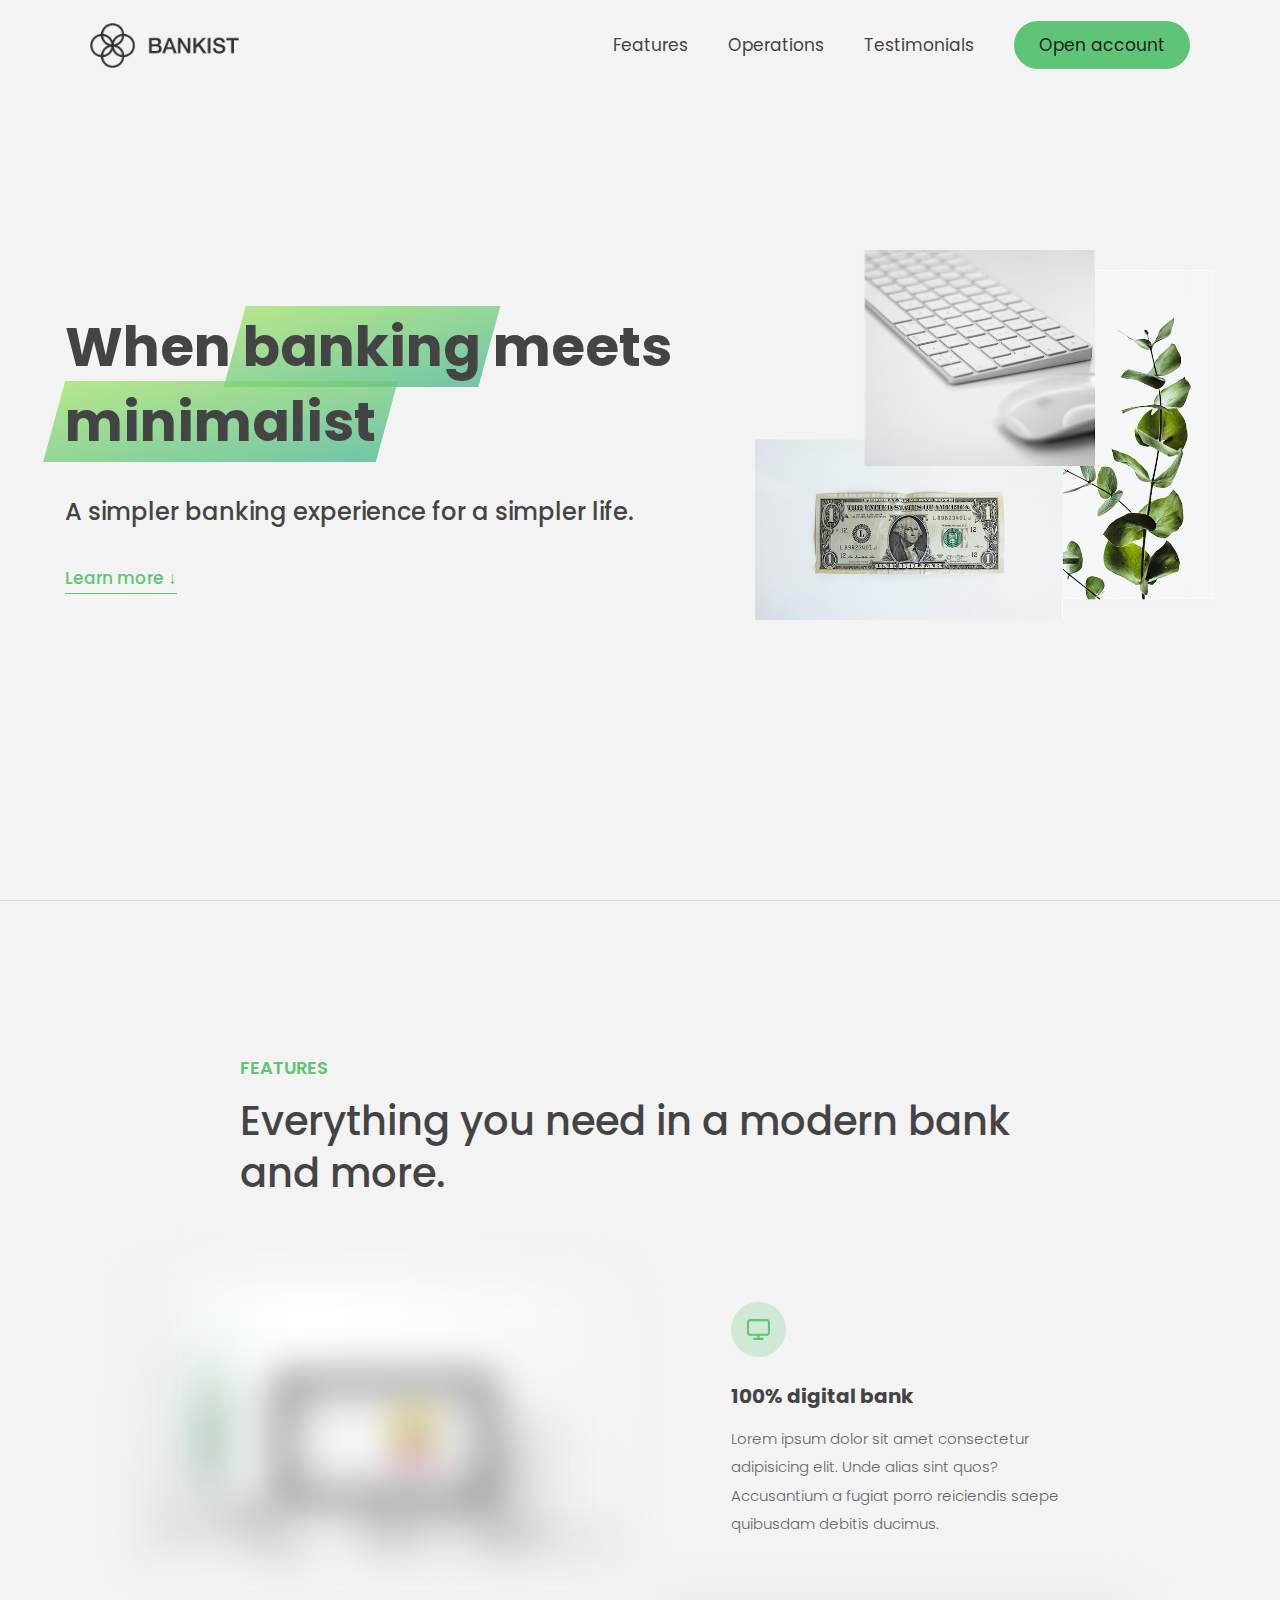
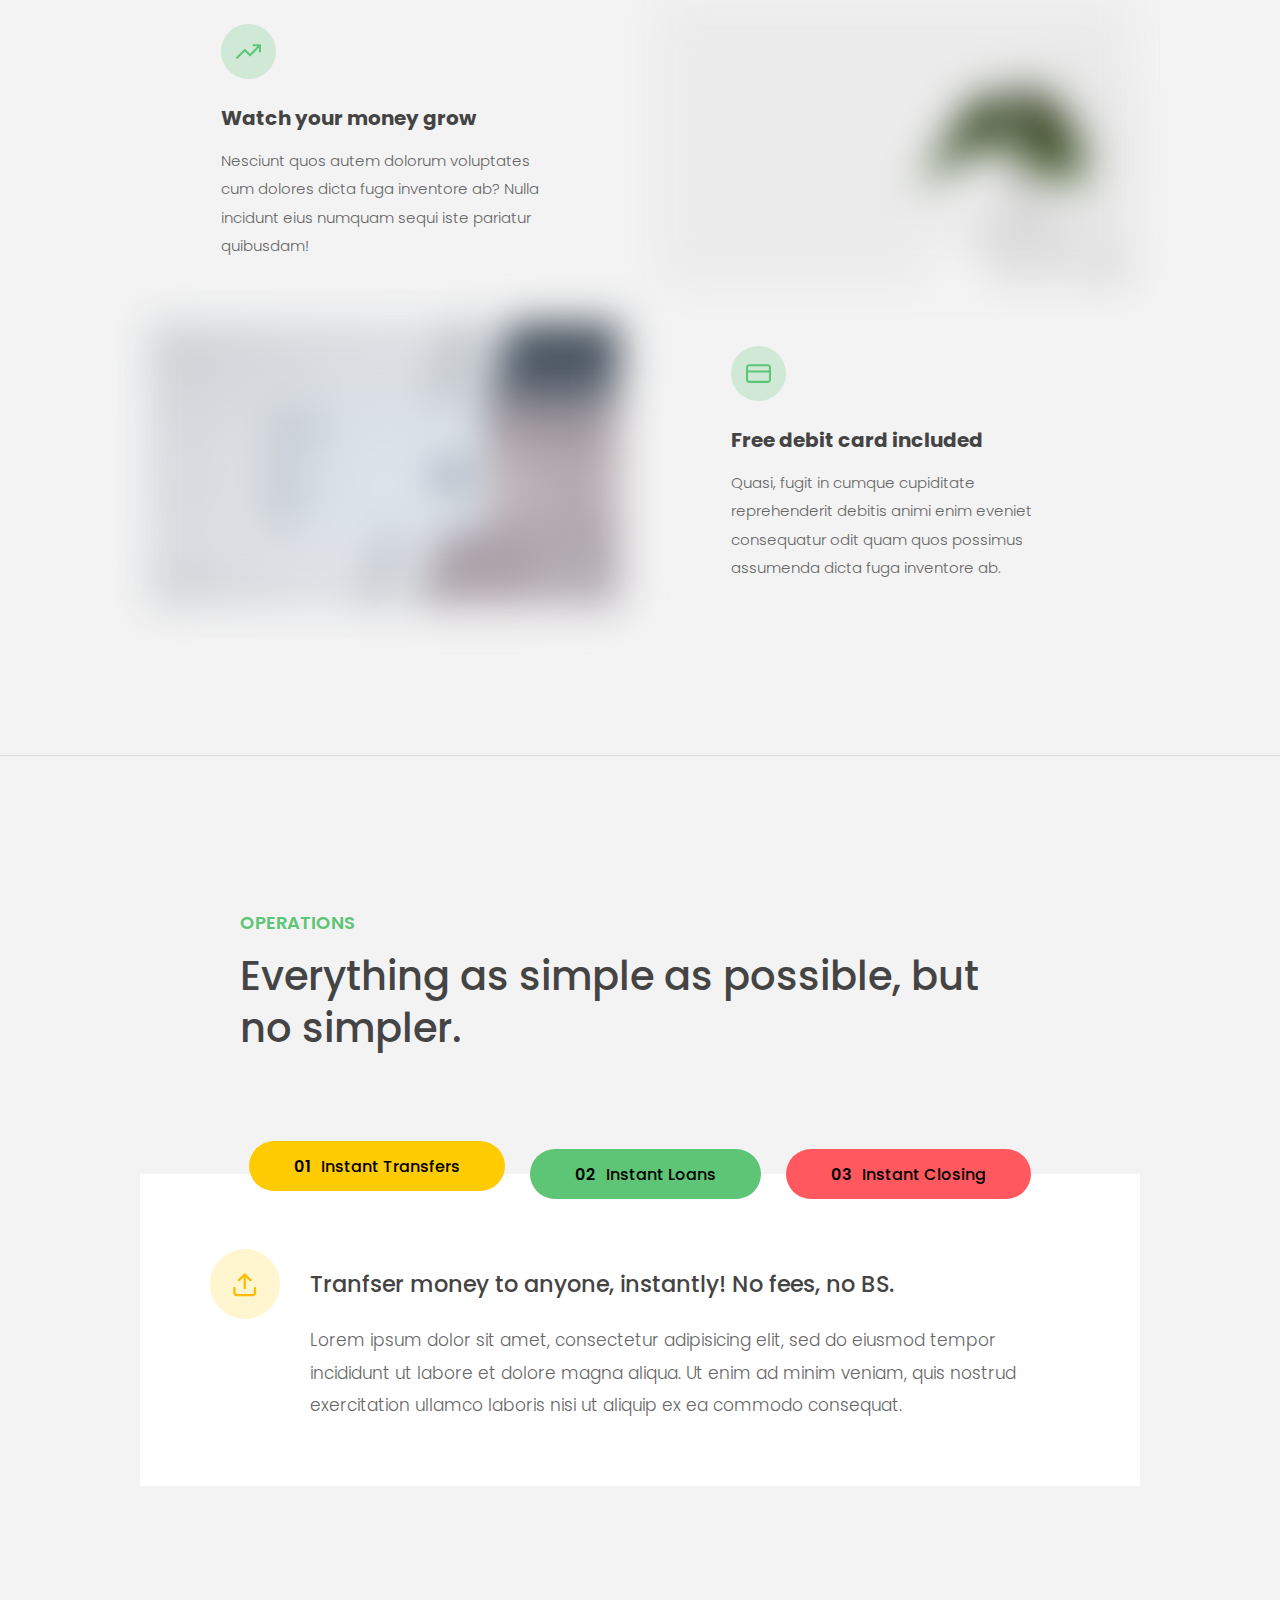
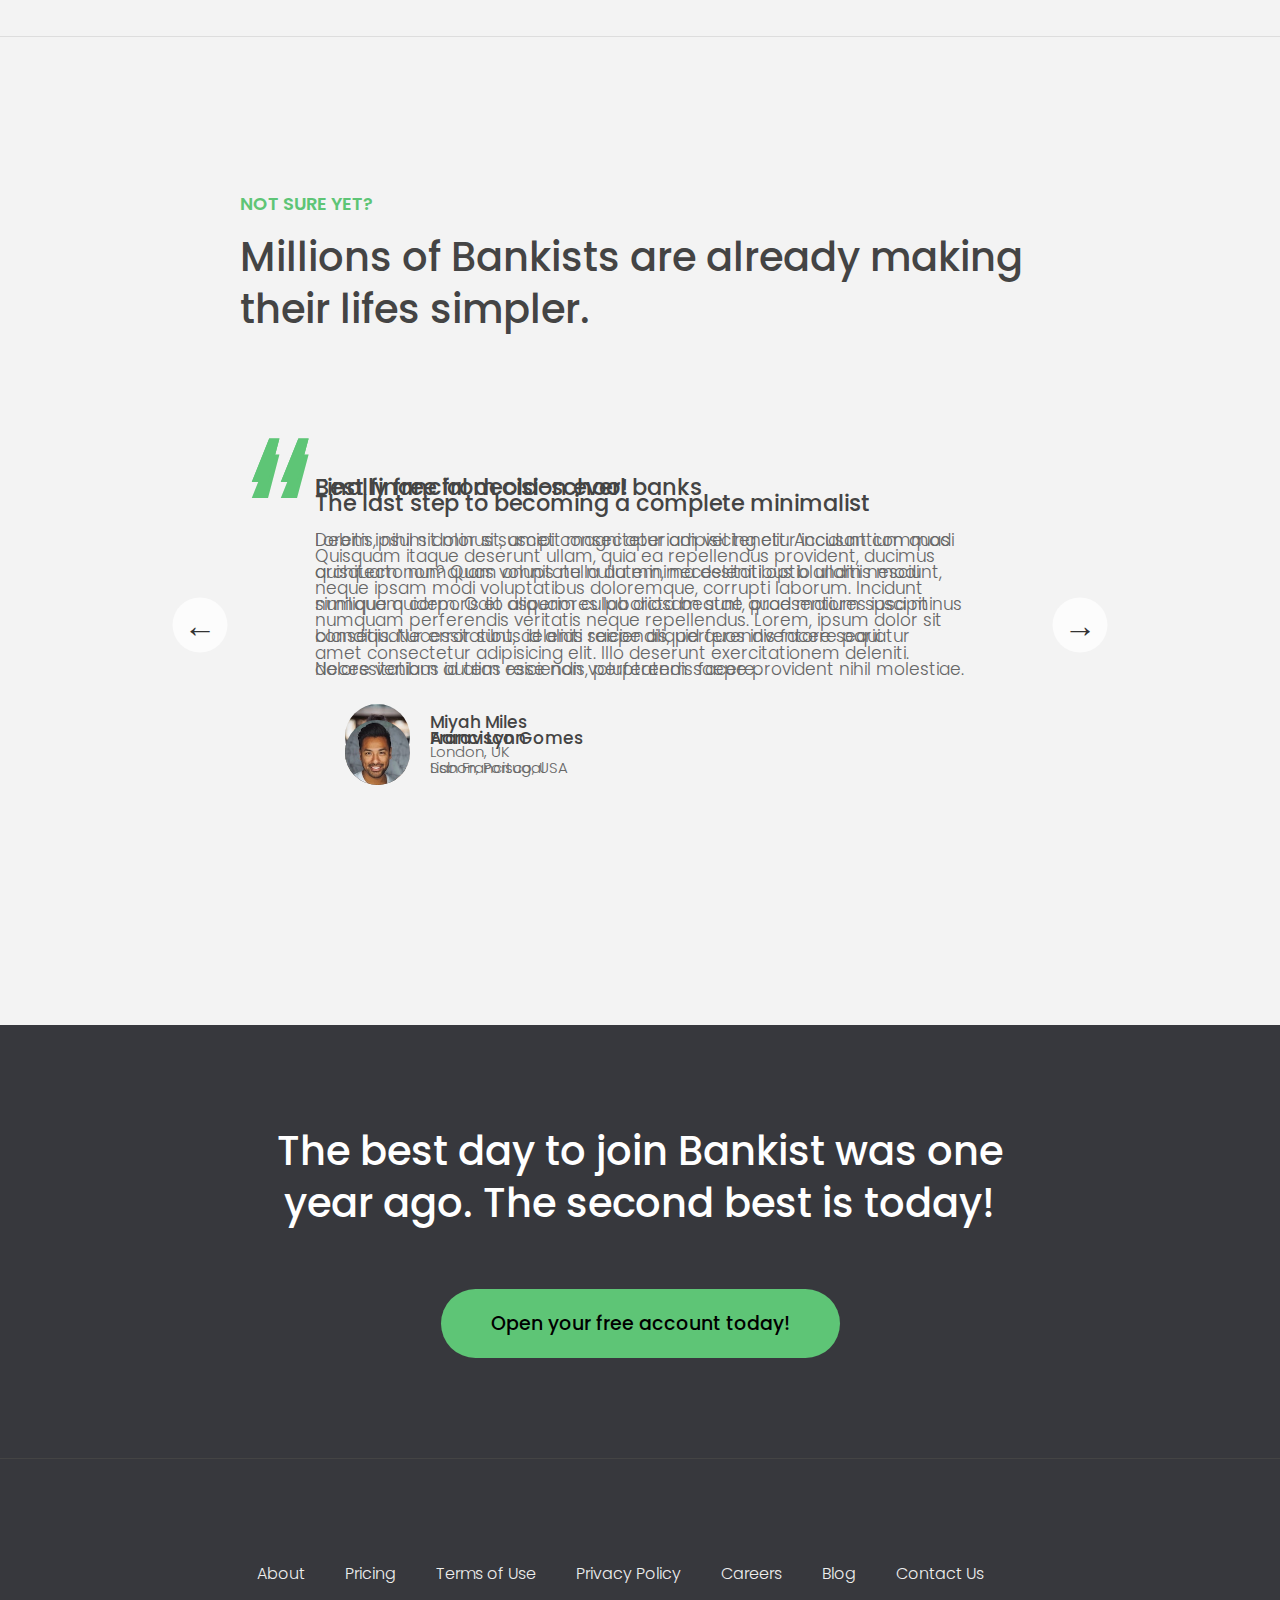
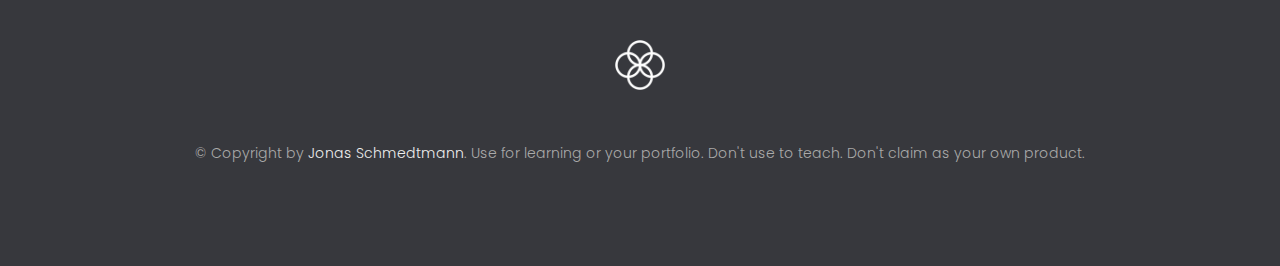
<file: Advanced DOM and Events/index.html>
<!DOCTYPE html>
<html lang="en">
  <head>
    <meta charset="UTF-8" />
    <meta name="viewport" content="width=device-width, initial-scale=1.0" />
    <meta http-equiv="X-UA-Compatible" content="ie=edge" />
    <link rel="shortcut icon" type="image/png" href="img/icon.png" />

    <link
      href="https://fonts.googleapis.com/css?family=Poppins:300,400,500,600&display=swap"
      rel="stylesheet"
    />
    <link rel="stylesheet" href="style.css" />
    <title>Bankist | When Banking meets Minimalist</title>

    <script defer src="script.js"></script>
  </head>
  <body>
    <header class="header">
      <nav class="nav">
        <img
          src="img/logo.png"
          alt="Bankist logo"
          class="nav__logo"
          id="logo"
          designer="Jonas"
          data-version-number="3.0"
        />
        <ul class="nav__links">
          <li class="nav__item">
            <a class="nav__link" href="#section--1">Features</a>
          </li>
          <li class="nav__item">
            <a class="nav__link" href="#section--2">Operations</a>
          </li>
          <li class="nav__item">
            <a class="nav__link" href="#section--3">Testimonials</a>
          </li>
          <li class="nav__item">
            <a class="nav__link nav__link--btn btn--show-modal" href="#"
              >Open account</a
            >
          </li>
        </ul>
      </nav>

      <div class="header__title">
        <!-- <h1 onclick="alert('HTML alert')"> -->
        <h1>
          When
          <!-- Green highlight effect -->
          <span class="highlight">banking</span>
          meets<br />
          <span class="highlight">minimalist</span>
        </h1>
        <h4>A simpler banking experience for a simpler life.</h4>
        <button class="btn--text btn--scroll-to">Learn more &DownArrow;</button>
        <img
          src="img/hero.png"
          class="header__img"
          alt="Minimalist bank items"
        />
      </div>
    </header>

    <section class="section" id="section--1">
      <div class="section__title">
        <h2 class="section__description">Features</h2>
        <h3 class="section__header">
          Everything you need in a modern bank and more.
        </h3>
      </div>

      <div class="features">
        <img
          src="img/digital-lazy.jpg"
          data-src="img/digital.jpg"
          alt="Computer"
          class="features__img lazy-img"
        />
        <div class="features__feature">
          <div class="features__icon">
            <svg>
              <use xlink:href="img/icons.svg#icon-monitor"></use>
            </svg>
          </div>
          <h5 class="features__header">100% digital bank</h5>
          <p>
            Lorem ipsum dolor sit amet consectetur adipisicing elit. Unde alias
            sint quos? Accusantium a fugiat porro reiciendis saepe quibusdam
            debitis ducimus.
          </p>
        </div>

        <div class="features__feature">
          <div class="features__icon">
            <svg>
              <use xlink:href="img/icons.svg#icon-trending-up"></use>
            </svg>
          </div>
          <h5 class="features__header">Watch your money grow</h5>
          <p>
            Nesciunt quos autem dolorum voluptates cum dolores dicta fuga
            inventore ab? Nulla incidunt eius numquam sequi iste pariatur
            quibusdam!
          </p>
        </div>
        <img
          src="img/grow-lazy.jpg"
          data-src="img/grow.jpg"
          alt="Plant"
          class="features__img lazy-img"
        />

        <img
          src="img/card-lazy.jpg"
          data-src="img/card.jpg"
          alt="Credit card"
          class="features__img lazy-img"
        />
        <div class="features__feature">
          <div class="features__icon">
            <svg>
              <use xlink:href="img/icons.svg#icon-credit-card"></use>
            </svg>
          </div>
          <h5 class="features__header">Free debit card included</h5>
          <p>
            Quasi, fugit in cumque cupiditate reprehenderit debitis animi enim
            eveniet consequatur odit quam quos possimus assumenda dicta fuga
            inventore ab.
          </p>
        </div>
      </div>
    </section>

    <section class="section" id="section--2">
      <div class="section__title">
        <h2 class="section__description">Operations</h2>
        <h3 class="section__header">
          Everything as simple as possible, but no simpler.
        </h3>
      </div>

      <div class="operations">
        <div class="operations__tab-container">
          <button
            class="
              btn
              operations__tab operations__tab--1 operations__tab--active
            "
            data-tab="1"
          >
            <span>01</span>Instant Transfers
          </button>
          <button class="btn operations__tab operations__tab--2" data-tab="2">
            <span>02</span>Instant Loans
          </button>
          <button class="btn operations__tab operations__tab--3" data-tab="3">
            <span>03</span>Instant Closing
          </button>
        </div>
        <div
          class="
            operations__content
            operations__content--1
            operations__content--active
          "
        >
          <div class="operations__icon operations__icon--1">
            <svg>
              <use xlink:href="img/icons.svg#icon-upload"></use>
            </svg>
          </div>
          <h5 class="operations__header">
            Tranfser money to anyone, instantly! No fees, no BS.
          </h5>
          <p>
            Lorem ipsum dolor sit amet, consectetur adipisicing elit, sed do
            eiusmod tempor incididunt ut labore et dolore magna aliqua. Ut enim
            ad minim veniam, quis nostrud exercitation ullamco laboris nisi ut
            aliquip ex ea commodo consequat.
          </p>
        </div>

        <div class="operations__content operations__content--2">
          <div class="operations__icon operations__icon--2">
            <svg>
              <use xlink:href="img/icons.svg#icon-home"></use>
            </svg>
          </div>
          <h5 class="operations__header">
            Buy a home or make your dreams come true, with instant loans.
          </h5>
          <p>
            Duis aute irure dolor in reprehenderit in voluptate velit esse
            cillum dolore eu fugiat nulla pariatur. Excepteur sint occaecat
            cupidatat non proident, sunt in culpa qui officia deserunt mollit
            anim id est laborum.
          </p>
        </div>
        <div class="operations__content operations__content--3">
          <div class="operations__icon operations__icon--3">
            <svg>
              <use xlink:href="img/icons.svg#icon-user-x"></use>
            </svg>
          </div>
          <h5 class="operations__header">
            No longer need your account? No problem! Close it instantly.
          </h5>
          <p>
            Excepteur sint occaecat cupidatat non proident, sunt in culpa qui
            officia deserunt mollit anim id est laborum. Ut enim ad minim
            veniam, quis nostrud exercitation ullamco laboris nisi ut aliquip ex
            ea commodo consequat.
          </p>
        </div>
      </div>
    </section>

    <section class="section" id="section--3">
      <div class="section__title section__title--testimonials">
        <h2 class="section__description">Not sure yet?</h2>
        <h3 class="section__header">
          Millions of Bankists are already making their lifes simpler.
        </h3>
      </div>

      <div class="slider">
        <div class="slide">
          <div class="testimonial">
            <h5 class="testimonial__header">Best financial decision ever!</h5>
            <blockquote class="testimonial__text">
              Lorem ipsum dolor sit, amet consectetur adipisicing elit.
              Accusantium quas quisquam non? Quas voluptate nulla minima
              deleniti optio ullam nesciunt, numquam corporis et asperiores
              laboriosam sunt, praesentium suscipit blanditiis. Necessitatibus
              id alias reiciendis, perferendis facere pariatur dolore veniam
              autem esse non voluptatem saepe provident nihil molestiae.
            </blockquote>
            <address class="testimonial__author">
              <img src="img/user-1.jpg" alt="" class="testimonial__photo" />
              <h6 class="testimonial__name">Aarav Lynn</h6>
              <p class="testimonial__location">San Francisco, USA</p>
            </address>
          </div>
        </div>

        <div class="slide">
          <div class="testimonial">
            <h5 class="testimonial__header">
              The last step to becoming a complete minimalist
            </h5>
            <blockquote class="testimonial__text">
              Quisquam itaque deserunt ullam, quia ea repellendus provident,
              ducimus neque ipsam modi voluptatibus doloremque, corrupti
              laborum. Incidunt numquam perferendis veritatis neque repellendus.
              Lorem, ipsum dolor sit amet consectetur adipisicing elit. Illo
              deserunt exercitationem deleniti.
            </blockquote>
            <address class="testimonial__author">
              <img src="img/user-2.jpg" alt="" class="testimonial__photo" />
              <h6 class="testimonial__name">Miyah Miles</h6>
              <p class="testimonial__location">London, UK</p>
            </address>
          </div>
        </div>

        <div class="slide">
          <div class="testimonial">
            <h5 class="testimonial__header">
              Finally free from old-school banks
            </h5>
            <blockquote class="testimonial__text">
              Debitis, nihil sit minus suscipit magni aperiam vel tenetur
              incidunt commodi architecto numquam omnis nulla autem,
              necessitatibus blanditiis modi similique quidem. Odio aliquam
              culpa dicta beatae quod maiores ipsa minus consequatur error sunt,
              deleniti saepe aliquid quos inventore sequi. Necessitatibus id
              alias reiciendis, perferendis facere.
            </blockquote>
            <address class="testimonial__author">
              <img src="img/user-3.jpg" alt="" class="testimonial__photo" />
              <h6 class="testimonial__name">Francisco Gomes</h6>
              <p class="testimonial__location">Lisbon, Portugal</p>
            </address>
          </div>
        </div>

        <button class="slider__btn slider__btn--left">&larr;</button>
        <button class="slider__btn slider__btn--right">&rarr;</button>
        <div class="dots"></div>
      </div>
    </section>

    <section class="section section--sign-up">
      <div class="section__title">
        <h3 class="section__header">
          The best day to join Bankist was one year ago. The second best is
          today!
        </h3>
      </div>
      <button class="btn btn--show-modal">Open your free account today!</button>
    </section>

    <footer class="footer">
      <ul class="footer__nav">
        <li class="footer__item">
          <a class="footer__link" href="#">About</a>
        </li>
        <li class="footer__item">
          <a class="footer__link" href="#">Pricing</a>
        </li>
        <li class="footer__item">
          <a class="footer__link" href="#">Terms of Use</a>
        </li>
        <li class="footer__item">
          <a class="footer__link" href="#">Privacy Policy</a>
        </li>
        <li class="footer__item">
          <a class="footer__link" href="#">Careers</a>
        </li>
        <li class="footer__item">
          <a class="footer__link" href="#">Blog</a>
        </li>
        <li class="footer__item">
          <a class="footer__link" href="#">Contact Us</a>
        </li>
      </ul>
      <img src="img/icon.png" alt="Logo" class="footer__logo" />
      <p class="footer__copyright">
        &copy; Copyright by
        <a
          class="footer__link twitter-link"
          target="_blank"
          href="https://twitter.com/jonasschmedtman"
          >Jonas Schmedtmann</a
        >. Use for learning or your portfolio. Don't use to teach. Don't claim
        as your own product.
      </p>
    </footer>

    <div class="modal hidden">
      <button class="btn--close-modal">&times;</button>
      <h2 class="modal__header">
        Open your bank account <br />
        in just <span class="highlight">5 minutes</span>
      </h2>
      <form class="modal__form">
        <label>First Name</label>
        <input type="text" />
        <label>Last Name</label>
        <input type="text" />
        <label>Email Address</label>
        <input type="email" />
        <button class="btn">Next step &rarr;</button>
      </form>
    </div>
    <div class="overlay hidden"></div>

    <!-- <script src="script.js"></script> -->
  </body>
</html>
</file>
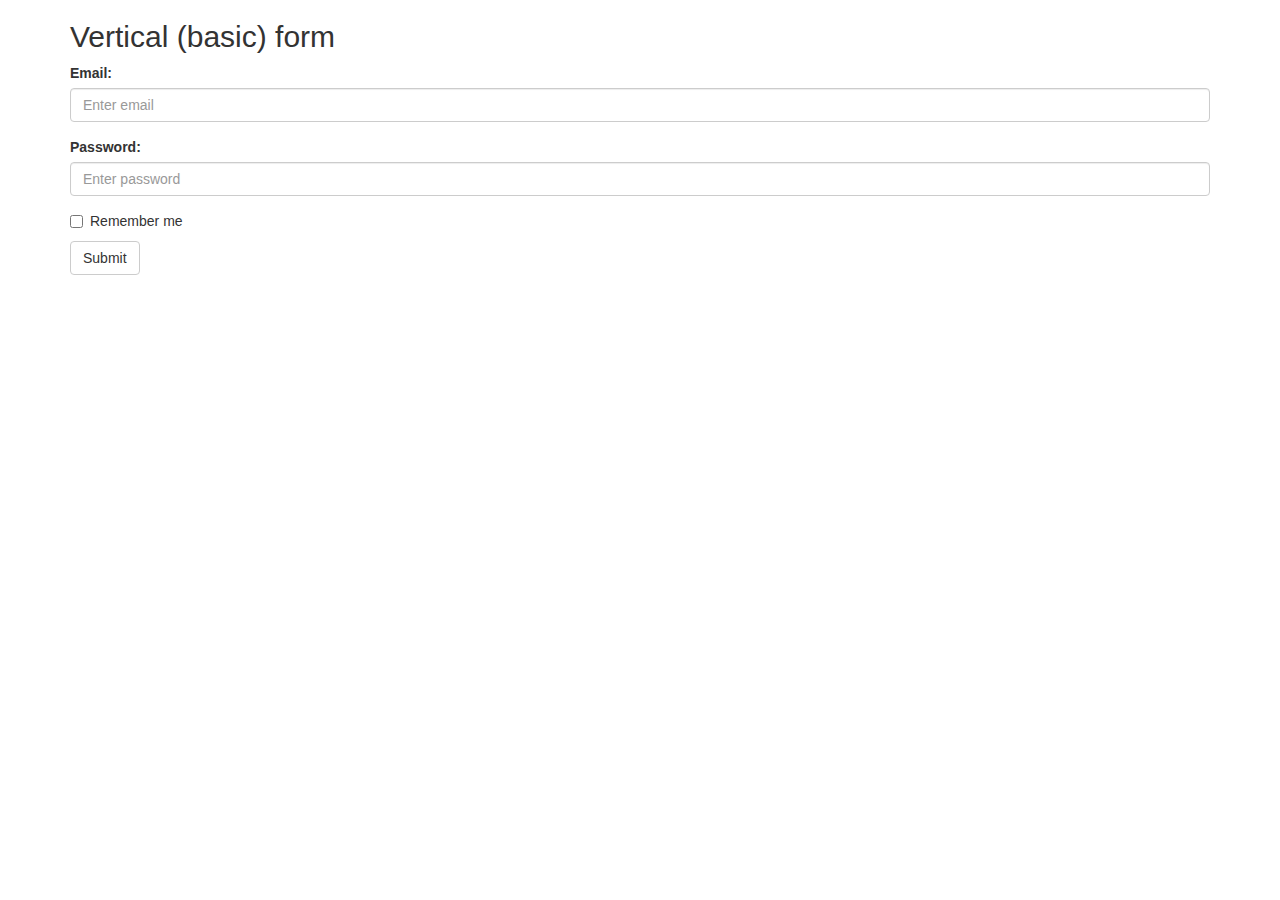
<file: Ajax/index.html>
<html lang="en">
  <head>
    <title>Bootstrap Example</title>
    <meta charset="utf-8" />
    <meta name="viewport" content="width=device-width, initial-scale=1" />
    <link
      rel="stylesheet"
      href="https://maxcdn.bootstrapcdn.com/bootstrap/3.4.1/css/bootstrap.min.css"
    />
    <script src="https://ajax.googleapis.com/ajax/libs/jquery/3.5.1/jquery.min.js"></script>
    <script src="https://maxcdn.bootstrapcdn.com/bootstrap/3.4.1/js/bootstrap.min.js"></script>
  </head>
  <body>
    <div class="container">
      <h2>Vertical (basic) form</h2>
      <form action="/action_page.php">
        <div class="form-group">
          <label for="email">Email:</label>
          <input
            type="email"
            class="form-control"
            id="email"
            placeholder="Enter email"
            name="email"
          />
        </div>
        <div class="form-group">
          <label for="pwd">Password:</label>
          <input
            type="password"
            class="form-control"
            id="pwd"
            placeholder="Enter password"
            name="pwd"
          />
        </div>
        <div class="checkbox">
          <label><input type="checkbox" name="remember" /> Remember me</label>
        </div>
        <button type="submit" class="btn btn-default">Submit</button>
      </form>
    </div>
  </body>
</html>
</file>
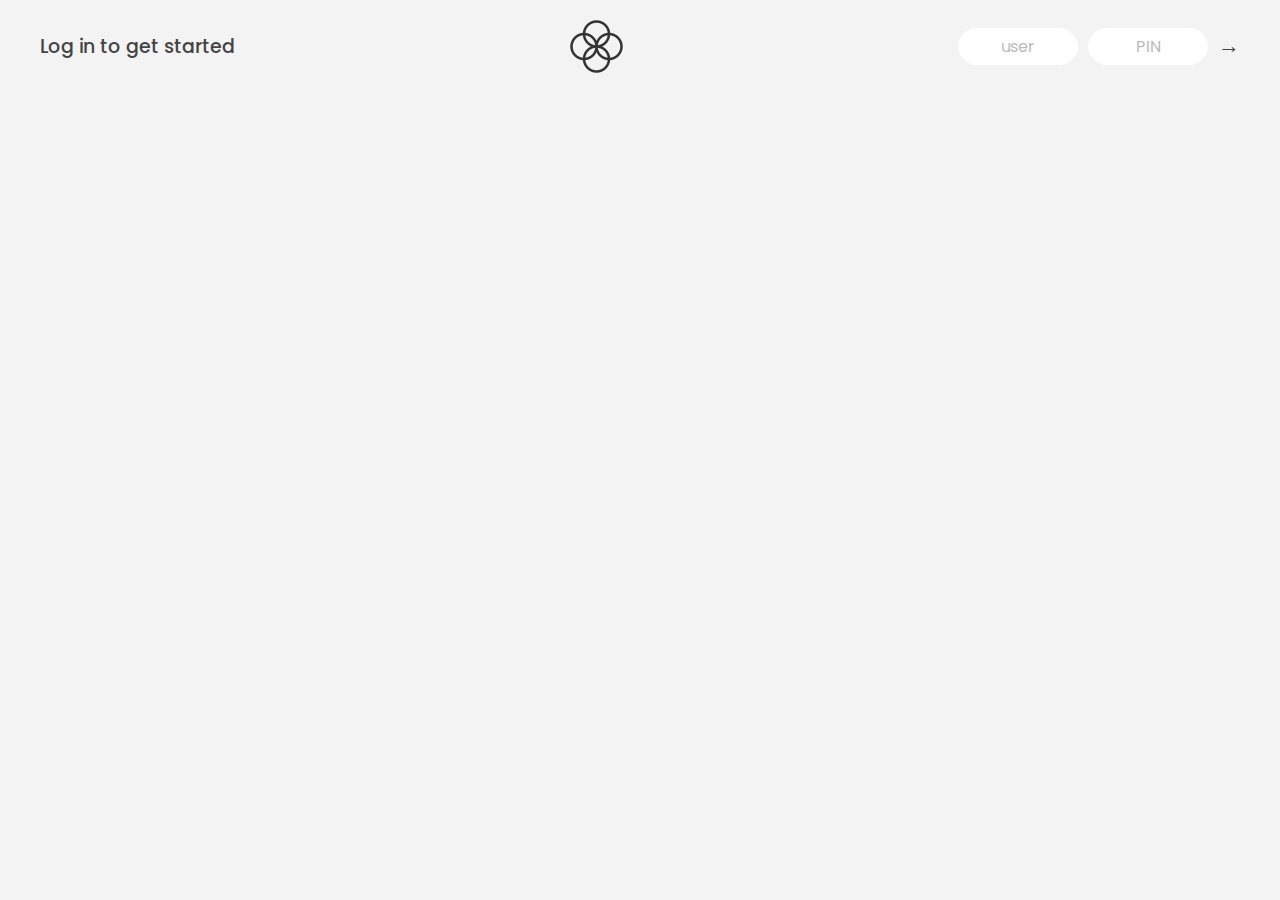
<file: Arrays-Bankist/index.html>
<!DOCTYPE html>
<html lang="en">
  <head>
    <meta charset="UTF-8" />
    <meta name="viewport" content="width=device-width, initial-scale=1.0" />
    <meta http-equiv="X-UA-Compatible" content="ie=edge" />
    <link rel="shortcut icon" type="image/png" href="/icon.png" />

    <link
      href="https://fonts.googleapis.com/css?family=Poppins:400,500,600&display=swap"
      rel="stylesheet"
    />

    <link rel="stylesheet" href="style.css" />
    <title>Bankist</title>
  </head>
  <body>
    <!-- TOP NAVIGATION -->
    <nav>
      <p class="welcome">Log in to get started</p>
      <img src="logo.png" alt="Logo" class="logo" />
      <form class="login">
        <input
          type="text"
          placeholder="user"
          class="login__input login__input--user"
        />
        <!-- In practice, use type="password" -->
        <input
          type="text"
          placeholder="PIN"
          maxlength="4"
          class="login__input login__input--pin"
        />
        <button class="login__btn">&rarr;</button>
      </form>
    </nav>

    <main class="app">
      <!-- BALANCE -->
      <div class="balance">
        <div>
          <p class="balance__label">Current balance</p>
          <p class="balance__date">
            As of <span class="date">05/03/2037</span>
          </p>
        </div>
        <p class="balance__value">0000€</p>
      </div>

      <!-- MOVEMENTS -->
      <div class="movements">
        <div class="movements__row">
          <div class="movements__type movements__type--deposit">2 deposit</div>
          <div class="movements__date">3 days ago</div>
          <div class="movements__value">4 000€</div>
        </div>
        <div class="movements__row">
          <div class="movements__type movements__type--withdrawal">
            1 withdrawal
          </div>
          <div class="movements__date">24/01/2037</div>
          <div class="movements__value">-378€</div>
        </div>
      </div>

      <!-- SUMMARY -->
      <div class="summary">
        <p class="summary__label">In</p>
        <p class="summary__value summary__value--in">0000€</p>
        <p class="summary__label">Out</p>
        <p class="summary__value summary__value--out">0000€</p>
        <p class="summary__label">Interest</p>
        <p class="summary__value summary__value--interest">0000€</p>
        <button class="btn--sort">&downarrow; SORT</button>
      </div>

      <!-- OPERATION: TRANSFERS -->
      <div class="operation operation--transfer">
        <h2>Transfer money</h2>
        <form class="form form--transfer">
          <input type="text" class="form__input form__input--to" />
          <input type="number" class="form__input form__input--amount" />
          <button class="form__btn form__btn--transfer">&rarr;</button>
          <label class="form__label">Transfer to</label>
          <label class="form__label">Amount</label>
        </form>
      </div>

      <!-- OPERATION: LOAN -->
      <div class="operation operation--loan">
        <h2>Request loan</h2>
        <form class="form form--loan">
          <input type="number" class="form__input form__input--loan-amount" />
          <button class="form__btn form__btn--loan">&rarr;</button>
          <label class="form__label form__label--loan">Amount</label>
        </form>
      </div>

      <!-- OPERATION: CLOSE -->
      <div class="operation operation--close">
        <h2>Close account</h2>
        <form class="form form--close">
          <input type="text" class="form__input form__input--user" />
          <input
            type="password"
            maxlength="6"
            class="form__input form__input--pin"
          />
          <button class="form__btn form__btn--close">&rarr;</button>
          <label class="form__label">Confirm user</label>
          <label class="form__label">Confirm PIN</label>
        </form>
      </div>

      <!-- LOGOUT TIMER -->
      <p class="logout-timer">
        You will be logged out in <span class="timer">05:00</span>
      </p>
    </main>

    <!-- <footer>
      &copy; by Jonas Schmedtmann. Don't claim as your own :)
    </footer> -->

    <script src="script.js"></script>
  </body>
</html>
</file>
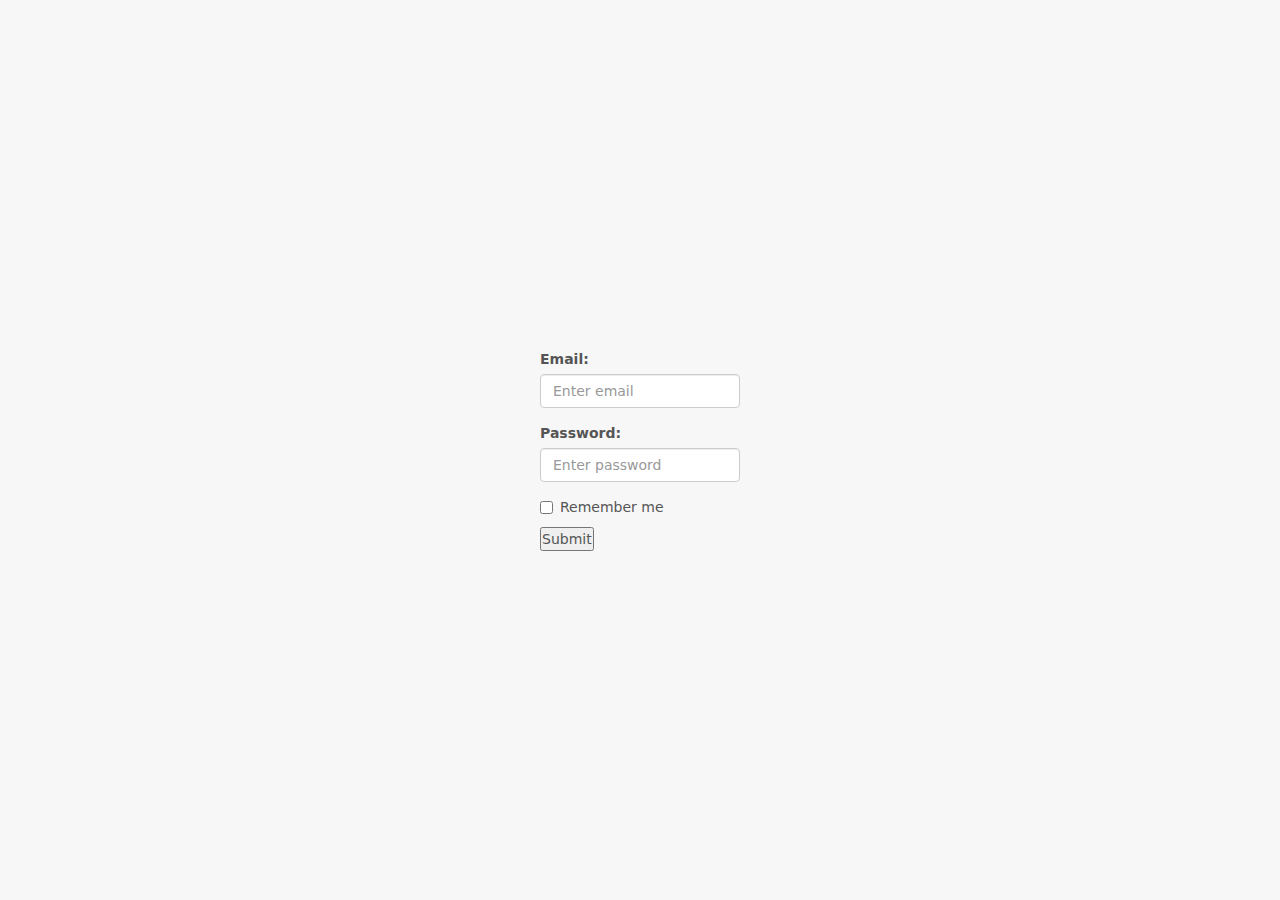
<file: Asynchronous JavaScript Promises, AsyncAwait and AJAX/index.html>
<!DOCTYPE html>
<link
  rel="stylesheet"
  href="https://maxcdn.bootstrapcdn.com/bootstrap/3.4.1/css/bootstrap.min.css"
/>
<html lang="en">
  <head>
    <meta charset="UTF-8" />
    <meta name="viewport" content="width=device-width, initial-scale=1.0" />
    <meta http-equiv="X-UA-Compatible" content="ie=edge" />
    <link rel="stylesheet" href="style.css" />
    <script defer src="script.js"></script>
    <title>Asynchronous JavaScript</title>
  </head>
  <body>
    <main class="container">
      <form id="form">
        <div class="form-group">
          <label for="email">Email:</label>
          <input
            type="email"
            class="form-control"
            id="email"
            placeholder="Enter email"
            name="email"
          />
        </div>
        <div class="form-group">
          <label for="pwd">Password:</label>
          <input
            type="password"
            class="form-control"
            id="pwd"
            placeholder="Enter password"
            name="pwd"
          />
        </div>
        <div class="checkbox">
          <label><input type="checkbox" name="remember" /> Remember me</label>
        </div>
        <button type="submit" id="btn">Submit</button>
      </form>
      <div class="countries">
        <!--
        <article class="country">
          <img class="country__img" src="" />
          <div class="country__data">
            <h3 class="country__name">COUNTRY</h3>
            <h4 class="country__region">REGION</h4>
            <p class="country__row"><span>👫</span>POP people</p>
            <p class="country__row"><span>🗣️</span>LANG</p>
            <p class="country__row"><span>💰</span>CUR</p>
          </div>
        </article>
        -->
      </div>
      <!-- <button class="btn-country">Where am I?</button> -->
      <div class="images"></div>
    </main>
  </body>
</html>
</file>
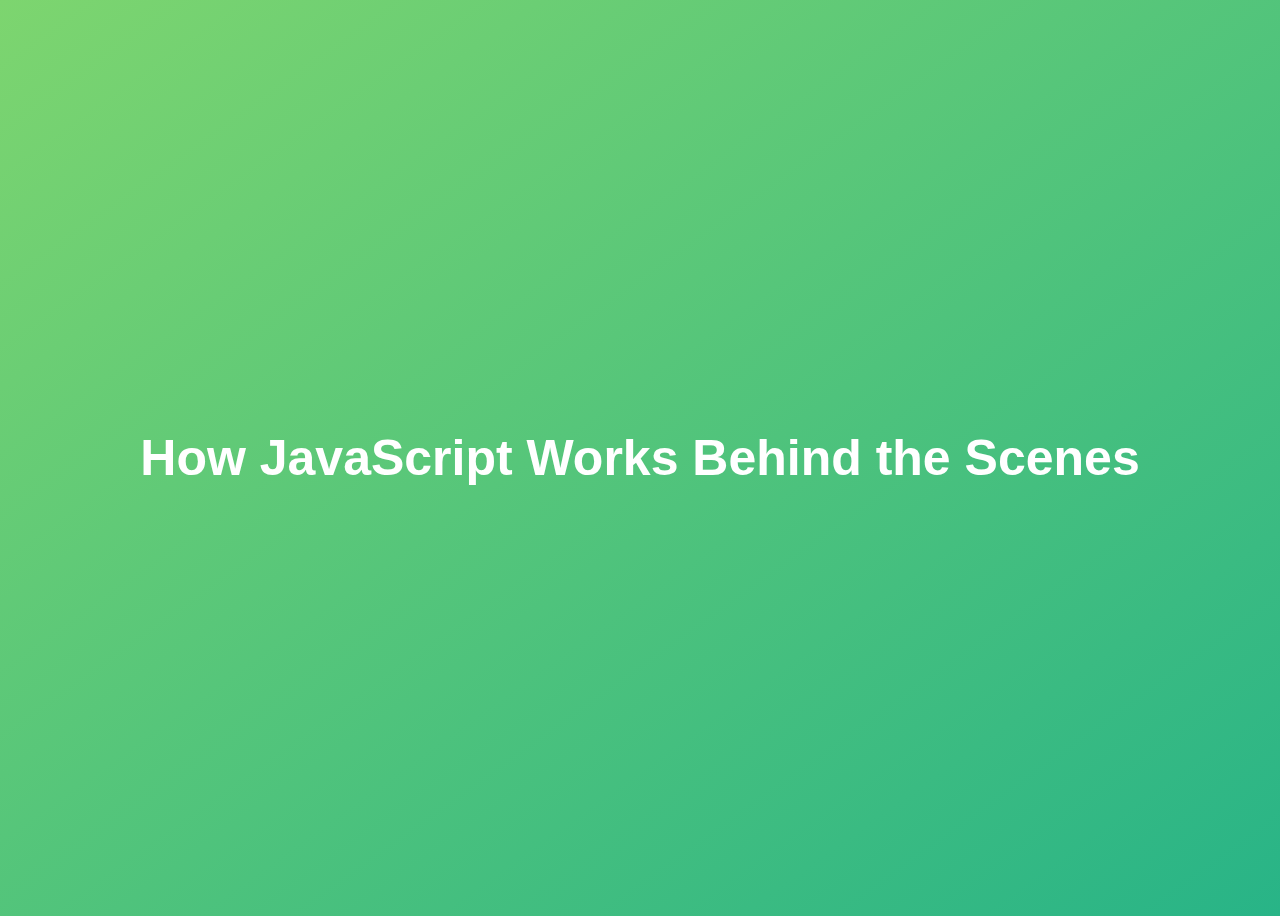
<file: behind seen/index.html>
<!DOCTYPE html>
<html lang="en">
  <head>
    <meta charset="UTF-8" />
    <meta name="viewport" content="width=device-width, initial-scale=1.0" />
    <meta http-equiv="X-UA-Compatible" content="ie=edge" />
    <title>How JavaScript Works Behind the Scenes</title>
    <style>
      body {
        height: 100vh;
        display: flex;
        align-items: center;
        background: linear-gradient(to top left, #28b487, #7dd56f);
      }
      h1 {
        font-family: sans-serif;
        font-size: 50px;
        line-height: 1.3;
        width: 100%;
        padding: 30px;
        text-align: center;
        color: white;
      }
    </style>
  </head>
  <body>
    <h1>How JavaScript Works Behind the Scenes</h1>
    <script src="script.js"></script>
  </body>
</html>
</file>
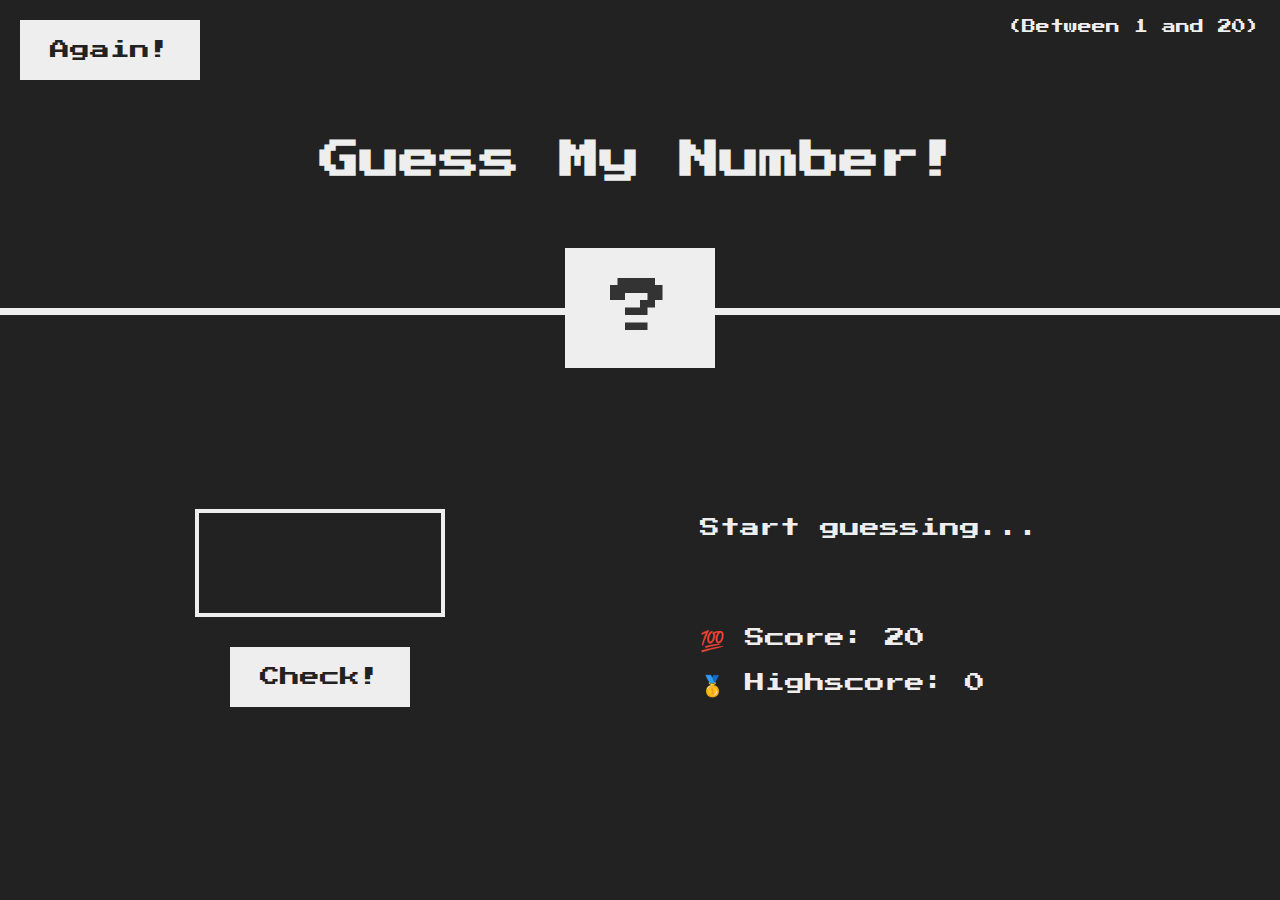
<file: Browser DOM and Events Fundamentals/index.html>
<!DOCTYPE html>
<html lang="en">
  <head>
    <meta charset="UTF-8" />
    <meta name="viewport" content="width=device-width, initial-scale=1.0" />
    <meta http-equiv="X-UA-Compatible" content="ie=edge" />
    <link rel="stylesheet" href="style.css" />
    <title>Guess My Number!</title>
  </head>
  <body>
    <header>
      <h1>Guess My Number!</h1>
      <p class="between">(Between 1 and 20)</p>
      <button class="btn again">Again!</button>
      <div class="number">?</div>
    </header>
    <main>
      <section class="left">
        <input type="number" class="guess" />
        <button class="btn check">Check!</button>
      </section>
      <section class="right">
        <p class="message">Start guessing...</p>
        <p class="label-score">💯 Score: <span class="score">20</span></p>
        <p class="label-highscore">
          🥇 Highscore: <span class="highscore">0</span>
        </p>
      </section>
    </main>
    <script src="script.js"></script>
  </body>
</html>
</file>
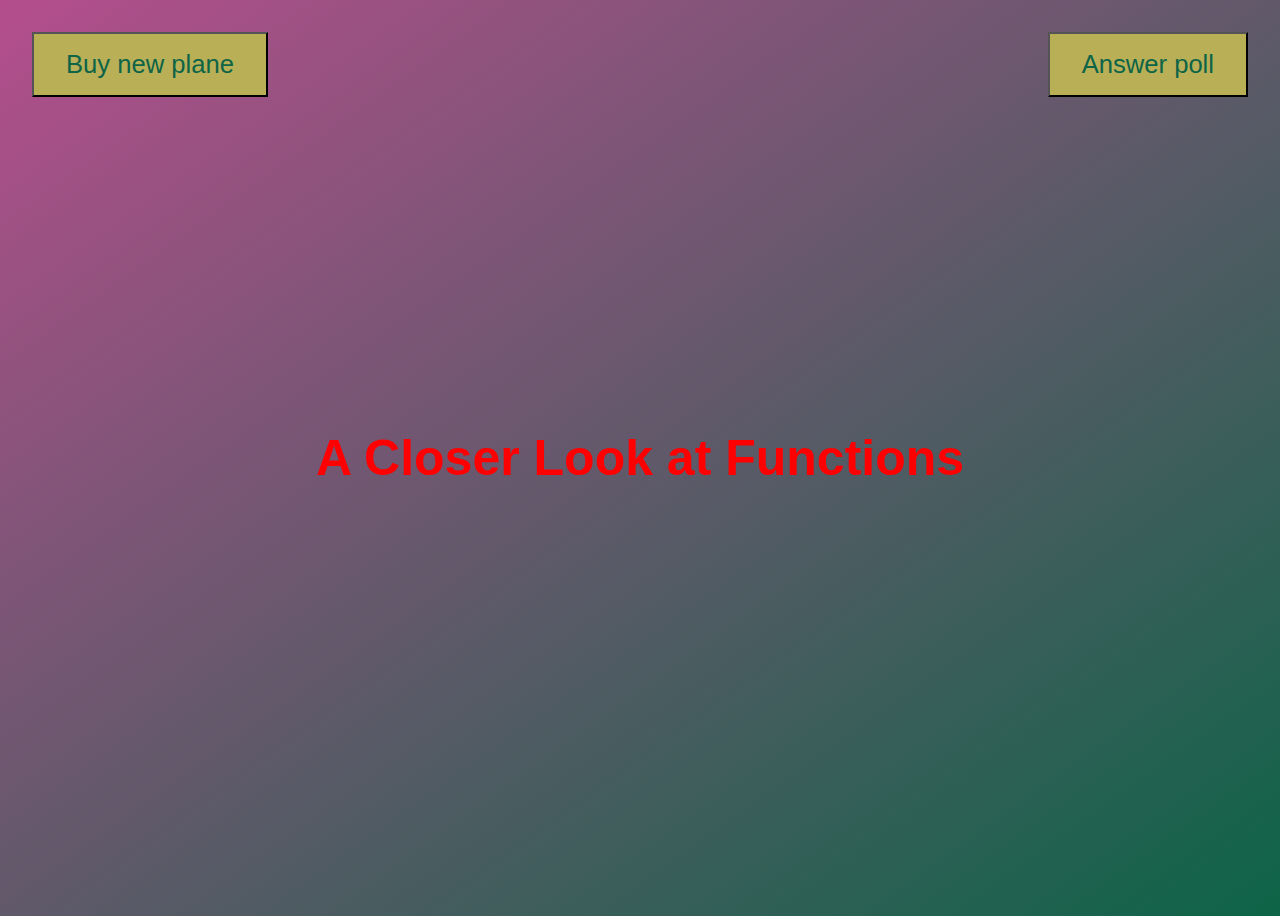
<file: Closer Look at Functions/index.html>
<!DOCTYPE html>
<html lang="en">
  <head>
    <meta charset="UTF-8" />
    <meta name="viewport" content="width=device-width, initial-scale=1.0" />
    <meta http-equiv="X-UA-Compatible" content="ie=edge" />
    <title>A Closer Look at Functions</title>
    <style>
      body {
        height: 100vh;
        display: flex;
        align-items: center;
        background: linear-gradient(to top left, #0d6447, #b44e8d);
      }
      h1 {
        font-family: sans-serif;
        font-size: 50px;
        line-height: 1.3;
        width: 100%;
        padding: 30px;
        text-align: center;
        color: rgb(238, 227, 227);
      }
      .buy,
      .poll {
        font-size: 1.6rem;
        padding: 1rem 2rem;
        position: absolute;
        top: 2rem;
      }
      .buy {
        left: 2rem;
        color: #0d6447;
        background-color: #b9af57;
      }
      .poll {
        right: 2rem;
        color: #0d6447;
        background-color: #b9af57;
      }
    </style>
  </head>
  <body>
    <h1>A Closer Look at Functions</h1>
    <button class="buy">Buy new plane</button>
    <button class="poll">Answer poll</button>
    <script src="script.js"></script>
  </body>
</html>
</file>
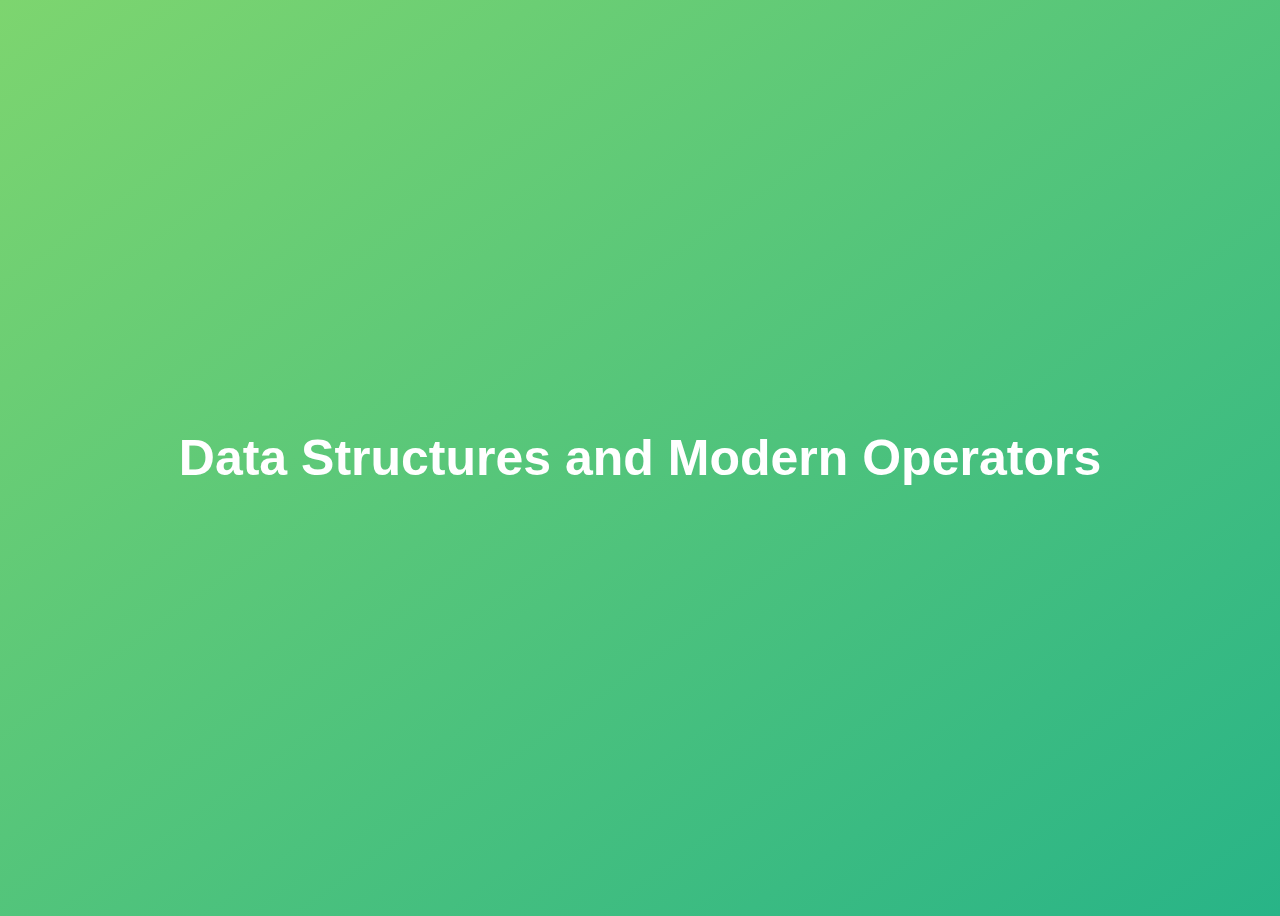
<file: Data Structures, Modern Operators and Strings/index.html>
<!DOCTYPE html>
<html lang="en">
  <head>
    <meta charset="UTF-8" />
    <meta name="viewport" content="width=device-width, initial-scale=1.0" />
    <meta http-equiv="X-UA-Compatible" content="ie=edge" />
    <title>Data Structures and Modern Operators</title>
    <style>
      body {
        height: 100vh;
        display: flex;
        align-items: center;
        background: linear-gradient(to top left, #28b487, #7dd56f);
      }
      h1 {
        font-family: sans-serif;
        font-size: 50px;
        line-height: 1.3;
        width: 100%;
        padding: 30px;
        text-align: center;
        color: white;
      }
      button {
        width: 50px;
        height: 20px;
        margin: 10px;
      }
      textarea {
        width: 300px;
        height: 100px;
      }
    </style>
  </head>
  <body>
    <h1>Data Structures and Modern Operators</h1>
    <script src="script.js"></script>
  </body>
</html>
</file>
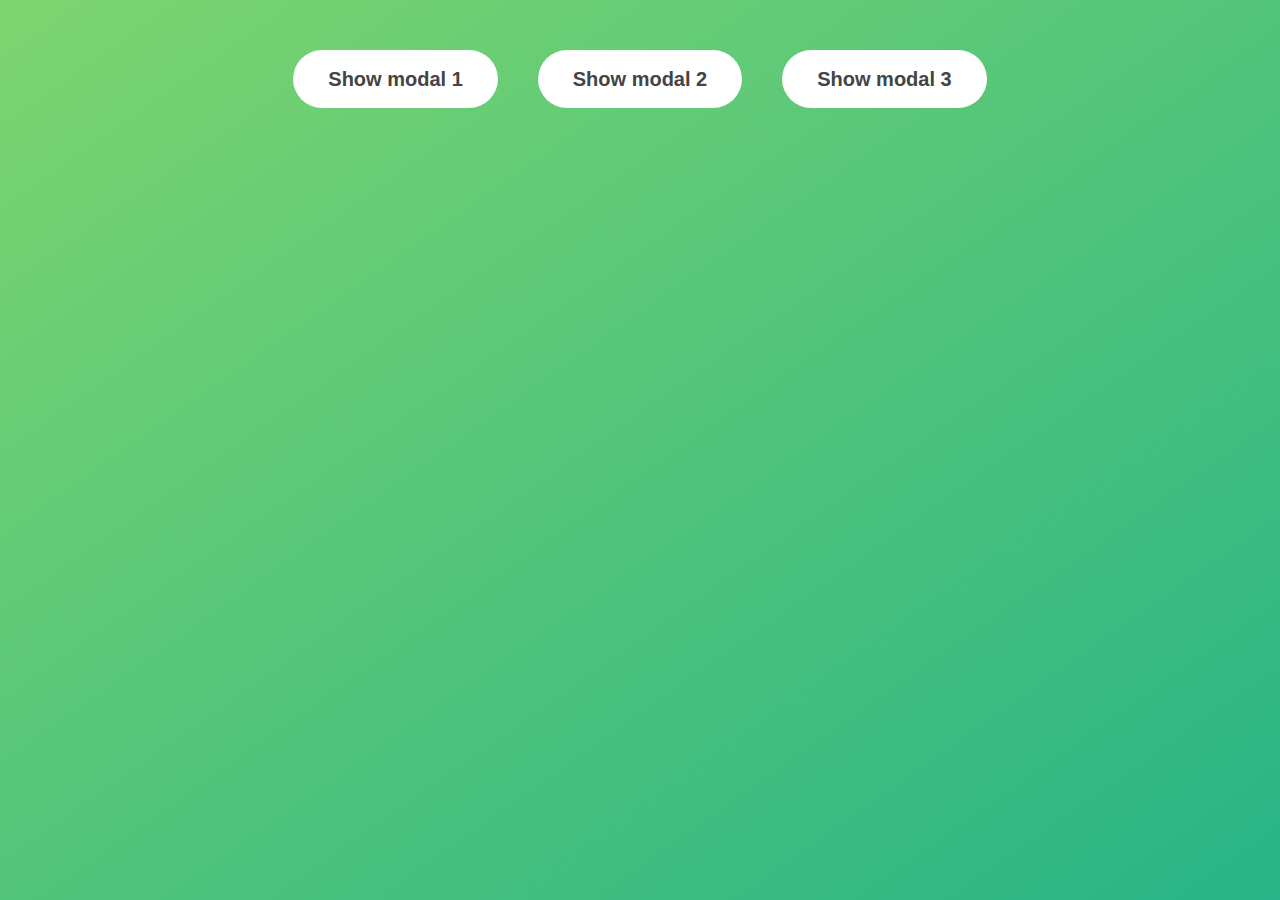
<file: Demo/index.html>
<!DOCTYPE html>
<html lang="en">
  <head>
    <meta charset="UTF-8" />
    <meta name="viewport" content="width=device-width, initial-scale=1.0" />
    <meta http-equiv="X-UA-Compatible" content="ie=edge" />
    <link rel="stylesheet" href="style.css" />
    <title>Modal window</title>
  </head>
  <body>
    <button class="show-modal">Show modal 1</button>
    <button class="show-modal">Show modal 2</button>
    <button class="show-modal">Show modal 3</button>

    <div class="modal hidden">
      <button class="close-modal">&times;</button>
      <h1>I'm a modal window</h1>
      <p>
        Lorem ipsum dolor sit amet, consectetur adipisicing elit, sed do eiusmod
        tempor incididunt ut labore et dolore magna aliqua. Ut enim ad minim
        veniam.
      </p>
    </div>
    <div class="overlay hidden"></div>

    <script src="script.js"></script>
  </body>
</html>
</file>
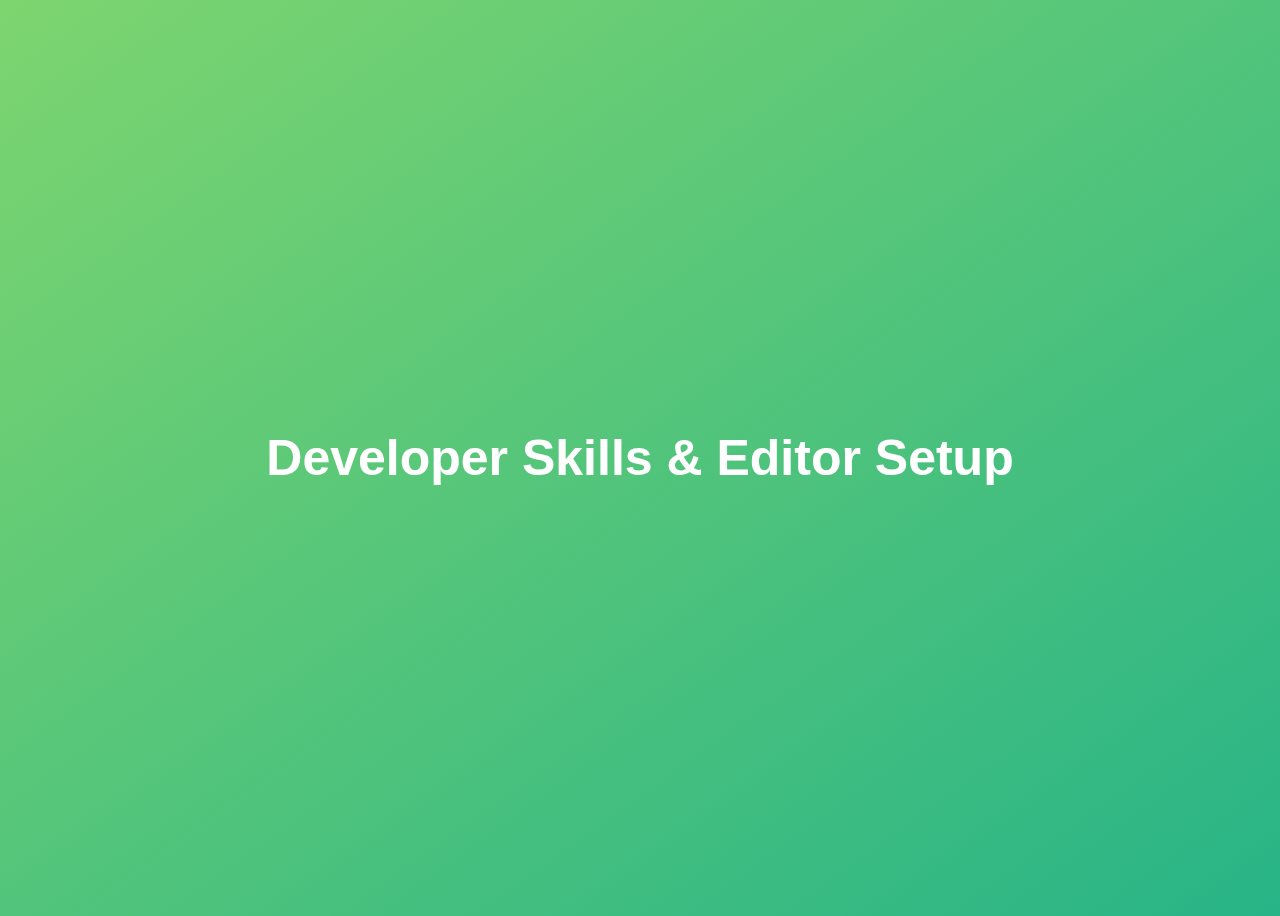
<file: devloper_skill/index.html>
<!DOCTYPE html>
<html lang="en">
  <head>
    <meta charset="UTF-8" />
    <meta name="viewport" content="width=device-width, initial-scale=1.0" />
    <meta http-equiv="X-UA-Compatible" content="ie=edge" />
    <title>Developer Skills & Editor Setup</title>
    <style>
      body {
        height: 100vh;
        display: flex;
        align-items: center;
        background: linear-gradient(to top left, #28b487, #7dd56f);
      }
      h1 {
        font-family: sans-serif;
        font-size: 50px;
        line-height: 1.3;
        width: 100%;
        padding: 30px;
        text-align: center;
        color: white;
      }
    </style>
  </head>
  <body>
    <h1>Developer Skills & Editor Setup</h1>
    <script src="script.js"></script>
  </body>
</html>
</file>
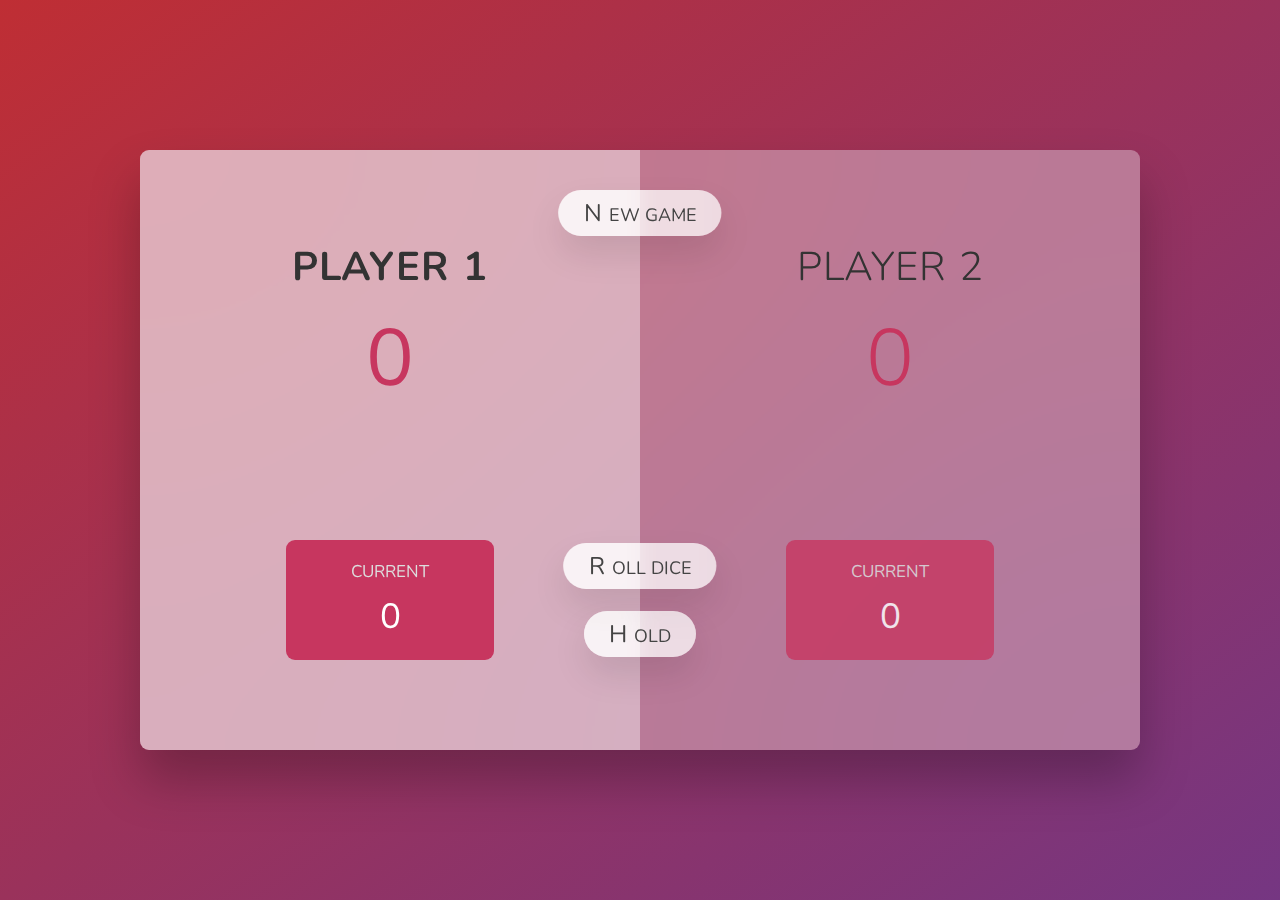
<file: Game/index.html>
<!DOCTYPE html>
<html lang="en">
  <head>
    <meta charset="UTF-8" />
    <meta name="viewport" content="width=device-width, initial-scale=1.0" />
    <meta http-equiv="X-UA-Compatible" content="ie=edge" />
    <link rel="stylesheet" href="style.css" />
    <title>Pig Game</title>
  </head>
  <body>
    <main>
      <section class="player player--0 player--active">
        <h2 class="name" id="name--0">Player 1</h2>
        <p class="score" id="score--0">43</p>
        <div class="current">
          <p class="current-label">Current</p>
          <p class="current-score" id="current--0">0</p>
        </div>
      </section>
      <section class="player player--1">
        <h2 class="name" id="name--1">Player 2</h2>
        <p class="score" id="score--1">24</p>
        <div class="current">
          <p class="current-label">Current</p>
          <p class="current-score" id="current--1">0</p>
        </div>
      </section>

      <img src="dice-5.png" alt="Playing dice" class="dice" />
      <button class="btn btn--new">New game</button>
      <button class="btn btn--roll">Roll dice</button>
      <button class="btn btn--hold">Hold</button>
    </main>
    <script src="script.js"></script>
  </body>
</html>
</file>
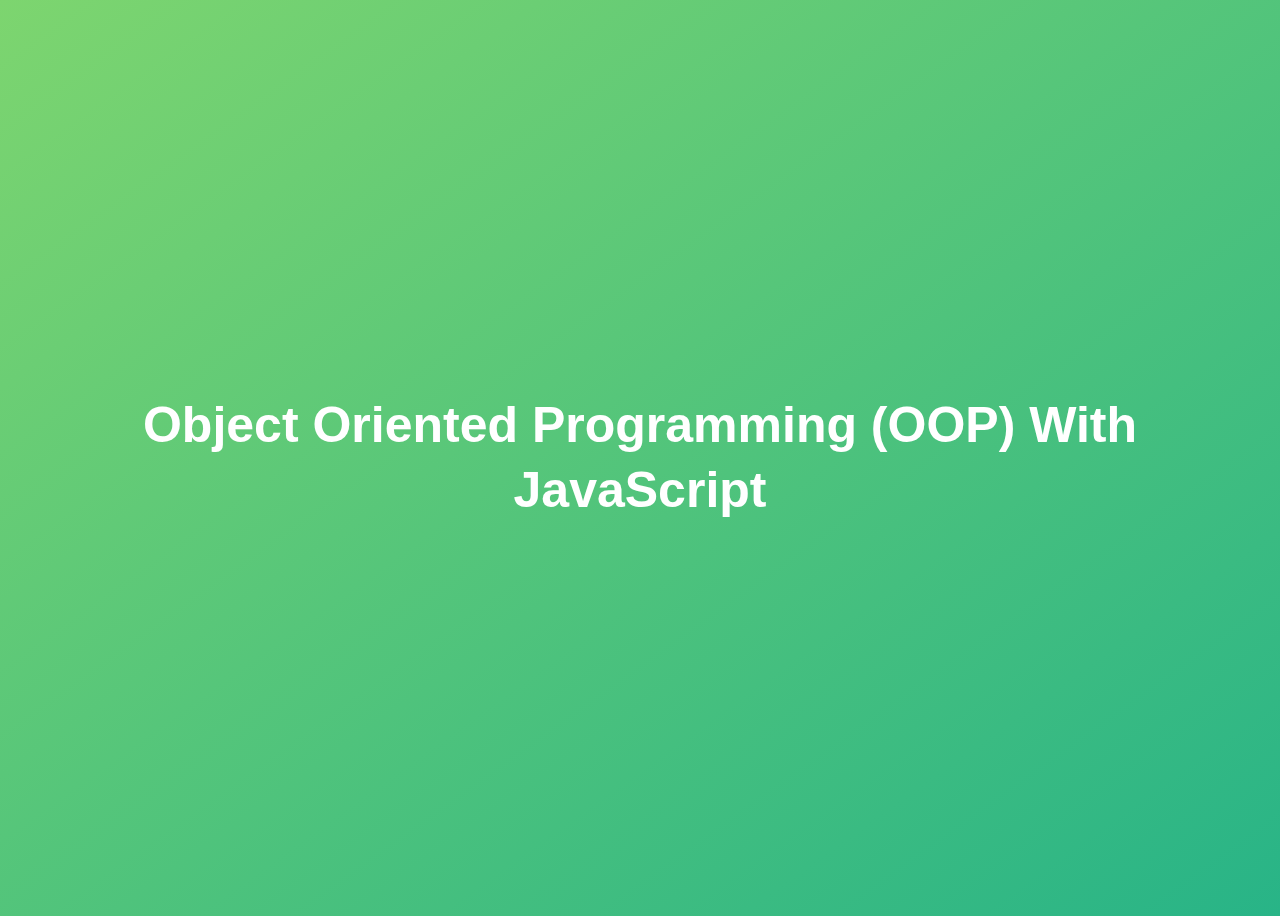
<file: OOP/index.html>
<!DOCTYPE html>
<html lang="en">
  <head>
    <meta charset="UTF-8" />
    <meta name="viewport" content="width=device-width, initial-scale=1.0" />
    <meta http-equiv="X-UA-Compatible" content="ie=edge" />
    <title>Object Oriented Programming (OOP) With JavaScript</title>
    <style>
      body {
        height: 100vh;
        display: flex;
        align-items: center;
        background: linear-gradient(to top left, #28b487, #7dd56f);
      }
      h1 {
        font-family: sans-serif;
        font-size: 50px;
        line-height: 1.3;
        width: 100%;
        padding: 30px;
        text-align: center;
        color: white;
      }
    </style>
    <script defer src="script.js"></script>
  </head>
  <body>
    <h1>Object Oriented Programming (OOP) With JavaScript</h1>
  </body>
</html>
</file>
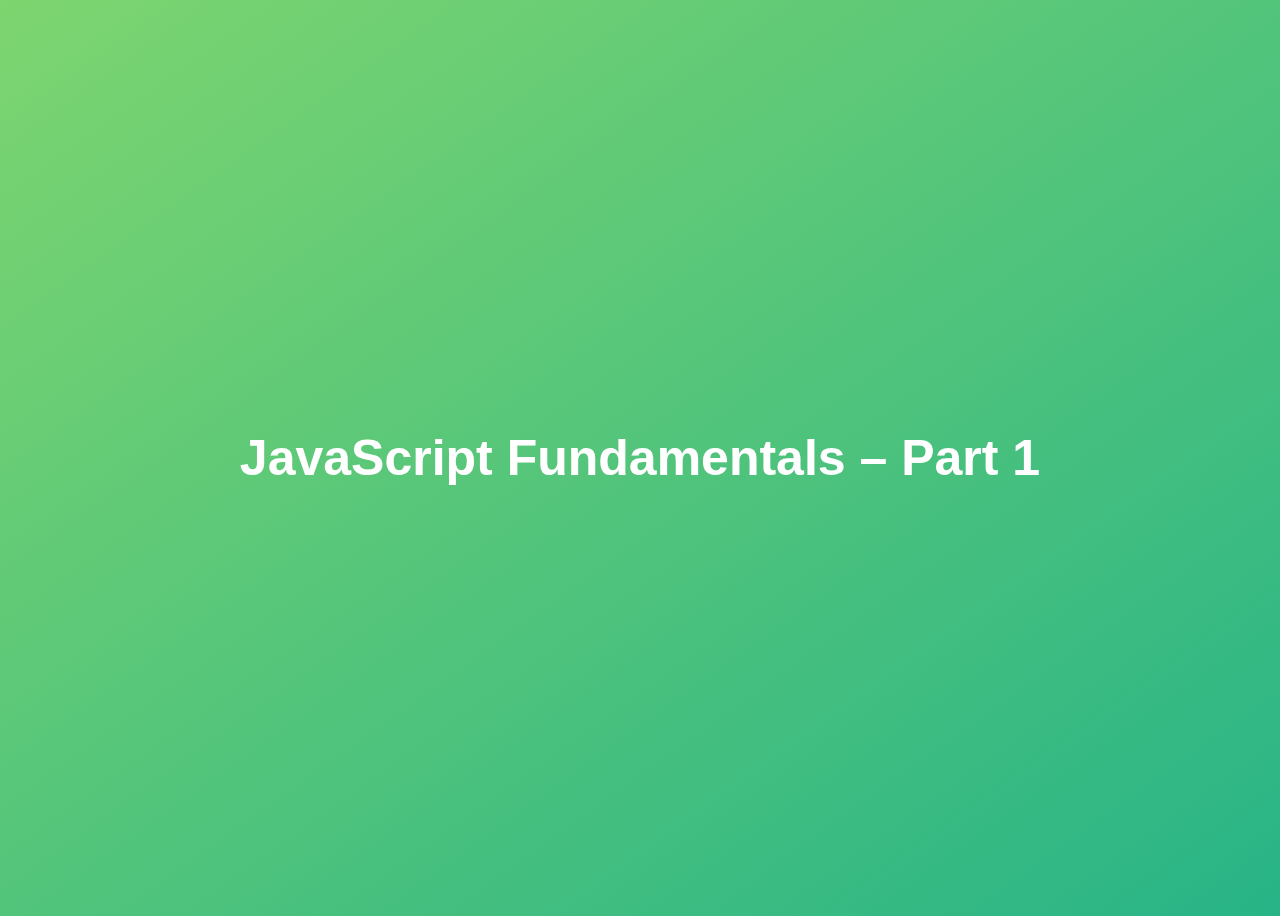
<file: part -1/index.html>
<!DOCTYPE html>
<html lang="en">

<head>
  <meta charset="UTF-8" />
  <meta name="viewport" content="width=device-width, initial-scale=1.0" />
  <meta http-equiv="X-UA-Compatible" content="ie=edge" />
  <title>JavaScript Fundamentals – Part 1</title>
  <style>
    body {
      height: 100vh;
      display: flex;
      align-items: center;
      background: linear-gradient(to top left, #28b487, #7dd56f);
    }

    h1 {
      font-family: sans-serif;
      font-size: 50px;
      line-height: 1.3;
      width: 100%;
      padding: 30px;
      text-align: center;
      color: white;
    }
  </style>
  <script src="script.js"></script>
</head>

<body>
  <h1>JavaScript Fundamentals – Part 1</h1>
</body>

</html>
</file>
<file: Advanced DOM and Events/style.css>
/* The page is NOT responsive. You can implement responsiveness yourself if you wanna have some fun 😃 */

:root {
  --color-primary: #5ec576;
  --color-secondary: #ffcb03;
  --color-tertiary: #ff585f;
  --color-primary-darker: #4bbb7d;
  --color-secondary-darker: #ffbb00;
  --color-tertiary-darker: #fd424b;
  --color-primary-opacity: #5ec5763a;
  --color-secondary-opacity: #ffcd0331;
  --color-tertiary-opacity: #ff58602d;
  --gradient-primary: linear-gradient(to top left, #39b385, #9be15d);
  --gradient-secondary: linear-gradient(to top left, #ffb003, #ffcb03);
}

* {
  margin: 0;
  padding: 0;
  box-sizing: inherit;
}

html {
  font-size: 62.5%;
  box-sizing: border-box;
}

body {
  font-family: 'Poppins', sans-serif;
  font-weight: 300;
  color: #444;
  line-height: 1.9;
  background-color: #f3f3f3;
}

/* GENERAL ELEMENTS */
.section {
  padding: 15rem 3rem;
  border-top: 1px solid #ddd;

  transition: transform 1s, opacity 1s;
}

.section--hidden {
  opacity: 0;
  transform: translateY(8rem);
}

.section__title {
  max-width: 80rem;
  margin: 0 auto 8rem auto;
}

.section__description {
  font-size: 1.8rem;
  font-weight: 600;
  text-transform: uppercase;
  color: var(--color-primary);
  margin-bottom: 1rem;
}

.section__header {
  font-size: 4rem;
  line-height: 1.3;
  font-weight: 500;
}

.btn {
  display: inline-block;
  background-color: var(--color-primary);
  font-size: 1.6rem;
  font-family: inherit;
  font-weight: 500;
  border: none;
  padding: 1.25rem 4.5rem;
  border-radius: 10rem;
  cursor: pointer;
  transition: all 0.3s;
}

.btn:hover {
  background-color: var(--color-primary-darker);
}

.btn--text {
  display: inline-block;
  background: none;
  font-size: 1.7rem;
  font-family: inherit;
  font-weight: 500;
  color: var(--color-primary);
  border: none;
  border-bottom: 1px solid currentColor;
  padding-bottom: 2px;
  cursor: pointer;
  transition: all 0.3s;
}

p {
  color: #666;
}

/* This is BAD for accessibility! Don't do in the real world! */
button:focus {
  outline: none;
}

img {
  transition: filter 0.5s;
}

.lazy-img {
  filter: blur(20px);
}

/* NAVIGATION */
.nav {
  display: flex;
  justify-content: space-between;
  align-items: center;
  height: 9rem;
  width: 100%;
  padding: 0 6rem;
  z-index: 100;
}

/* nav and stickly class at the same time */
.nav.sticky {
  position: fixed;
  background-color: rgba(255, 255, 255, 0.95);
}

.nav__logo {
  height: 4.5rem;
  transition: all 0.3s;
}

.nav__links {
  display: flex;
  align-items: center;
  list-style: none;
}

.nav__item {
  margin-left: 4rem;
}

.nav__link:link,
.nav__link:visited {
  font-size: 1.7rem;
  font-weight: 400;
  color: inherit;
  text-decoration: none;
  display: block;
  transition: all 0.3s;
}

.nav__link--btn:link,
.nav__link--btn:visited {
  padding: 0.8rem 2.5rem;
  border-radius: 3rem;
  background-color: var(--color-primary);
  color: #222;
}

.nav__link--btn:hover,
.nav__link--btn:active {
  color: inherit;
  background-color: var(--color-primary-darker);
  color: #333;
}

/* HEADER */
.header {
  padding: 0 3rem;
  height: 100vh;
  display: flex;
  flex-direction: column;
  align-items: center;
}

.header__title {
  flex: 1;

  max-width: 115rem;
  display: grid;
  grid-template-columns: 3fr 2fr;
  row-gap: 3rem;
  align-content: center;
  justify-content: center;

  align-items: start;
  justify-items: start;
}

h1 {
  font-size: 5.5rem;
  line-height: 1.35;
}

h4 {
  font-size: 2.4rem;
  font-weight: 500;
}

.header__img {
  width: 100%;
  grid-column: 2 / 3;
  grid-row: 1 / span 4;
  transform: translateY(-6rem);
}

.highlight {
  position: relative;
}

.highlight::after {
  display: block;
  content: '';
  position: absolute;
  bottom: 0;
  left: 0;
  height: 100%;
  width: 100%;
  z-index: -1;
  opacity: 0.7;
  transform: scale(1.07, 1.05) skewX(-15deg);
  background-image: var(--gradient-primary);
}

/* FEATURES */
.features {
  display: grid;
  grid-template-columns: 1fr 1fr;
  gap: 4rem;
  margin: 0 12rem;
}

.features__img {
  width: 100%;
}

.features__feature {
  align-self: center;
  justify-self: center;
  width: 70%;
  font-size: 1.5rem;
}

.features__icon {
  display: flex;
  align-items: center;
  justify-content: center;
  background-color: var(--color-primary-opacity);
  height: 5.5rem;
  width: 5.5rem;
  border-radius: 50%;
  margin-bottom: 2rem;
}

.features__icon svg {
  height: 2.5rem;
  width: 2.5rem;
  fill: var(--color-primary);
}

.features__header {
  font-size: 2rem;
  margin-bottom: 1rem;
}

/* OPERATIONS */
.operations {
  max-width: 100rem;
  margin: 12rem auto 0 auto;

  background-color: #fff;
}

.operations__tab-container {
  display: flex;
  justify-content: center;
}

.operations__tab {
  margin-right: 2.5rem;
  transform: translateY(-50%);
}

.operations__tab span {
  margin-right: 1rem;
  font-weight: 600;
  display: inline-block;
}

.operations__tab--1 {
  background-color: var(--color-secondary);
}

.operations__tab--1:hover {
  background-color: var(--color-secondary-darker);
}

.operations__tab--3 {
  background-color: var(--color-tertiary);
  margin: 0;
}

.operations__tab--3:hover {
  background-color: var(--color-tertiary-darker);
}

.operations__tab--active {
  transform: translateY(-66%);
}

.operations__content {
  display: none;

  /* JUST PRESENTATIONAL */
  font-size: 1.7rem;
  padding: 2.5rem 7rem 6.5rem 7rem;
}

.operations__content--active {
  display: grid;
  grid-template-columns: 7rem 1fr;
  column-gap: 3rem;
  row-gap: 0.5rem;
}

.operations__header {
  font-size: 2.25rem;
  font-weight: 500;
  align-self: center;
}

.operations__icon {
  display: flex;
  align-items: center;
  justify-content: center;
  height: 7rem;
  width: 7rem;
  border-radius: 50%;
}

.operations__icon svg {
  height: 2.75rem;
  width: 2.75rem;
}

.operations__content p {
  grid-column: 2;
}

.operations__icon--1 {
  background-color: var(--color-secondary-opacity);
}
.operations__icon--2 {
  background-color: var(--color-primary-opacity);
}
.operations__icon--3 {
  background-color: var(--color-tertiary-opacity);
}
.operations__icon--1 svg {
  fill: var(--color-secondary-darker);
}
.operations__icon--2 svg {
  fill: var(--color-primary);
}
.operations__icon--3 svg {
  fill: var(--color-tertiary);
}

/* SLIDER */
.slider {
  max-width: 100rem;
  height: 50rem;
  margin: 0 auto;
  position: relative;

  /* IN THE END */
  overflow: hidden;
}

.slide {
  position: absolute;
  top: 0;
  width: 100%;
  height: 50rem;

  display: flex;
  align-items: center;
  justify-content: center;

  /* THIS creates the animation! */
  transition: transform 1s;
}

.slide > img {
  /* Only for images that have different size than slide */
  width: 100%;
  height: 100%;
  object-fit: cover;
}

.slider__btn {
  position: absolute;
  top: 50%;
  z-index: 10;

  border: none;
  background: rgba(255, 255, 255, 0.7);
  font-family: inherit;
  color: #333;
  border-radius: 50%;
  height: 5.5rem;
  width: 5.5rem;
  font-size: 3.25rem;
  cursor: pointer;
}

.slider__btn--left {
  left: 6%;
  transform: translate(-50%, -50%);
}

.slider__btn--right {
  right: 6%;
  transform: translate(50%, -50%);
}

.dots {
  position: absolute;
  bottom: 5%;
  left: 50%;
  transform: translateX(-50%);
  display: flex;
}

.dots__dot {
  border: none;
  background-color: #b9b9b9;
  opacity: 0.7;
  height: 1rem;
  width: 1rem;
  border-radius: 50%;
  margin-right: 1.75rem;
  cursor: pointer;
  transition: all 0.5s;

  /* Only necessary when overlying images */
  /* box-shadow: 0 0.6rem 1.5rem rgba(0, 0, 0, 0.7); */
}

.dots__dot:last-child {
  margin: 0;
}

.dots__dot--active {
  /* background-color: #fff; */
  background-color: #888;
  opacity: 1;
}

/* TESTIMONIALS */
.testimonial {
  width: 65%;
  position: relative;
}

.testimonial::before {
  content: '\201C';
  position: absolute;
  top: -5.7rem;
  left: -6.8rem;
  line-height: 1;
  font-size: 20rem;
  font-family: inherit;
  color: var(--color-primary);
  z-index: -1;
}

.testimonial__header {
  font-size: 2.25rem;
  font-weight: 500;
  margin-bottom: 1.5rem;
}

.testimonial__text {
  font-size: 1.7rem;
  margin-bottom: 3.5rem;
  color: #666;
}

.testimonial__author {
  margin-left: 3rem;
  font-style: normal;

  display: grid;
  grid-template-columns: 6.5rem 1fr;
  column-gap: 2rem;
}

.testimonial__photo {
  grid-row: 1 / span 2;
  width: 6.5rem;
  border-radius: 50%;
}

.testimonial__name {
  font-size: 1.7rem;
  font-weight: 500;
  align-self: end;
  margin: 0;
}

.testimonial__location {
  font-size: 1.5rem;
}

.section__title--testimonials {
  margin-bottom: 4rem;
}

/* SIGNUP */
.section--sign-up {
  background-color: #37383d;
  border-top: none;
  border-bottom: 1px solid #444;
  text-align: center;
  padding: 10rem 3rem;
}

.section--sign-up .section__header {
  color: #fff;
  text-align: center;
}

.section--sign-up .section__title {
  margin-bottom: 6rem;
}

.section--sign-up .btn {
  font-size: 1.9rem;
  padding: 2rem 5rem;
}

/* FOOTER */
.footer {
  padding: 10rem 3rem;
  background-color: #37383d;
}

.footer__nav {
  list-style: none;
  display: flex;
  justify-content: center;
  margin-bottom: 5rem;
}

.footer__item {
  margin-right: 4rem;
}

.footer__link {
  font-size: 1.6rem;
  color: #eee;
  text-decoration: none;
}

.footer__logo {
  height: 5rem;
  display: block;
  margin: 0 auto;
  margin-bottom: 5rem;
}

.footer__copyright {
  font-size: 1.4rem;
  color: #aaa;
  text-align: center;
}

.footer__copyright .footer__link {
  font-size: 1.4rem;
}

/* MODAL WINDOW */
.modal {
  position: fixed;
  top: 50%;
  left: 50%;
  transform: translate(-50%, -50%);
  max-width: 60rem;
  background-color: #f3f3f3;
  padding: 5rem 6rem;
  box-shadow: 0 4rem 6rem rgba(0, 0, 0, 0.3);
  z-index: 1000;
  transition: all 0.5s;
}

.overlay {
  position: fixed;
  top: 0;
  left: 0;
  width: 100%;
  height: 100%;
  background-color: rgba(0, 0, 0, 0.5);
  backdrop-filter: blur(4px);
  z-index: 100;
  transition: all 0.5s;
}

.modal__header {
  font-size: 3.25rem;
  margin-bottom: 4.5rem;
  line-height: 1.5;
}

.modal__form {
  margin: 0 3rem;
  display: grid;
  grid-template-columns: 1fr 2fr;
  align-items: center;
  gap: 2.5rem;
}

.modal__form label {
  font-size: 1.7rem;
  font-weight: 500;
}

.modal__form input {
  font-size: 1.7rem;
  padding: 1rem 1.5rem;
  border: 1px solid #ddd;
  border-radius: 0.5rem;
}

.modal__form button {
  grid-column: 1 / span 2;
  justify-self: center;
  margin-top: 1rem;
}

.btn--close-modal {
  font-family: inherit;
  color: inherit;
  position: absolute;
  top: 0.5rem;
  right: 2rem;
  font-size: 4rem;
  cursor: pointer;
  border: none;
  background: none;
}

.hidden {
  visibility: hidden;
  opacity: 0;
}

/* COOKIE MESSAGE */
.cookie-message {
  display: flex;
  align-items: center;
  justify-content: space-evenly;
  width: 100%;
  background-color: white;
  color: #bbb;
  font-size: 1.5rem;
  font-weight: 400;
}
/* The page is NOT responsive. You can implement responsiveness yourself if you wanna have some fun 😃 */

:root {
  --color-primary: #5ec576;
  --color-secondary: #ffcb03;
  --color-tertiary: #ff585f;
  --color-primary-darker: #4bbb7d;
  --color-secondary-darker: #ffbb00;
  --color-tertiary-darker: #fd424b;
  --color-primary-opacity: #5ec5763a;
  --color-secondary-opacity: #ffcd0331;
  --color-tertiary-opacity: #ff58602d;
  --gradient-primary: linear-gradient(to top left, #39b385, #9be15d);
  --gradient-secondary: linear-gradient(to top left, #ffb003, #ffcb03);
}

* {
  margin: 0;
  padding: 0;
  box-sizing: inherit;
}

html {
  font-size: 62.5%;
  box-sizing: border-box;
}

body {
  font-family: 'Poppins', sans-serif;
  font-weight: 300;
  color: #444;
  line-height: 1.9;
  background-color: #f3f3f3;
}

/* GENERAL ELEMENTS */
.section {
  padding: 15rem 3rem;
  border-top: 1px solid #ddd;

  transition: transform 1s, opacity 1s;
}

.section--hidden {
  opacity: 0;
  transform: translateY(8rem);
}

.section__title {
  max-width: 80rem;
  margin: 0 auto 8rem auto;
}

.section__description {
  font-size: 1.8rem;
  font-weight: 600;
  text-transform: uppercase;
  color: var(--color-primary);
  margin-bottom: 1rem;
}

.section__header {
  font-size: 4rem;
  line-height: 1.3;
  font-weight: 500;
}

.btn {
  display: inline-block;
  background-color: var(--color-primary);
  font-size: 1.6rem;
  font-family: inherit;
  font-weight: 500;
  border: none;
  padding: 1.25rem 4.5rem;
  border-radius: 10rem;
  cursor: pointer;
  transition: all 0.3s;
}

.btn:hover {
  background-color: var(--color-primary-darker);
}

.btn--text {
  display: inline-block;
  background: none;
  font-size: 1.7rem;
  font-family: inherit;
  font-weight: 500;
  color: var(--color-primary);
  border: none;
  border-bottom: 1px solid currentColor;
  padding-bottom: 2px;
  cursor: pointer;
  transition: all 0.3s;
}

p {
  color: #666;
}

/* This is BAD for accessibility! Don't do in the real world! */
button:focus {
  outline: none;
}

img {
  transition: filter 0.5s;
}

.lazy-img {
  filter: blur(20px);
}

/* NAVIGATION */
.nav {
  display: flex;
  justify-content: space-between;
  align-items: center;
  height: 9rem;
  width: 100%;
  padding: 0 6rem;
  z-index: 100;
}

/* nav and stickly class at the same time */
.nav.sticky {
  position: fixed;
  background-color: rgba(255, 255, 255, 0.95);
}

.nav__logo {
  height: 4.5rem;
  transition: all 0.3s;
}

.nav__links {
  display: flex;
  align-items: center;
  list-style: none;
}

.nav__item {
  margin-left: 4rem;
}

.nav__link:link,
.nav__link:visited {
  font-size: 1.7rem;
  font-weight: 400;
  color: inherit;
  text-decoration: none;
  display: block;
  transition: all 0.3s;
}

.nav__link--btn:link,
.nav__link--btn:visited {
  padding: 0.8rem 2.5rem;
  border-radius: 3rem;
  background-color: var(--color-primary);
  color: #222;
}

.nav__link--btn:hover,
.nav__link--btn:active {
  color: inherit;
  background-color: var(--color-primary-darker);
  color: #333;
}

/* HEADER */
.header {
  padding: 0 3rem;
  height: 100vh;
  display: flex;
  flex-direction: column;
  align-items: center;
}

.header__title {
  flex: 1;

  max-width: 115rem;
  display: grid;
  grid-template-columns: 3fr 2fr;
  row-gap: 3rem;
  align-content: center;
  justify-content: center;

  align-items: start;
  justify-items: start;
}

h1 {
  font-size: 5.5rem;
  line-height: 1.35;
}

h4 {
  font-size: 2.4rem;
  font-weight: 500;
}

.header__img {
  width: 100%;
  grid-column: 2 / 3;
  grid-row: 1 / span 4;
  transform: translateY(-6rem);
}

.highlight {
  position: relative;
}

.highlight::after {
  display: block;
  content: '';
  position: absolute;
  bottom: 0;
  left: 0;
  height: 100%;
  width: 100%;
  z-index: -1;
  opacity: 0.7;
  transform: scale(1.07, 1.05) skewX(-15deg);
  background-image: var(--gradient-primary);
}

/* FEATURES */
.features {
  display: grid;
  grid-template-columns: 1fr 1fr;
  gap: 4rem;
  margin: 0 12rem;
}

.features__img {
  width: 100%;
}

.features__feature {
  align-self: center;
  justify-self: center;
  width: 70%;
  font-size: 1.5rem;
}

.features__icon {
  display: flex;
  align-items: center;
  justify-content: center;
  background-color: var(--color-primary-opacity);
  height: 5.5rem;
  width: 5.5rem;
  border-radius: 50%;
  margin-bottom: 2rem;
}

.features__icon svg {
  height: 2.5rem;
  width: 2.5rem;
  fill: var(--color-primary);
}

.features__header {
  font-size: 2rem;
  margin-bottom: 1rem;
}

/* OPERATIONS */
.operations {
  max-width: 100rem;
  margin: 12rem auto 0 auto;

  background-color: #fff;
}

.operations__tab-container {
  display: flex;
  justify-content: center;
}

.operations__tab {
  margin-right: 2.5rem;
  transform: translateY(-50%);
}

.operations__tab span {
  margin-right: 1rem;
  font-weight: 600;
  display: inline-block;
}

.operations__tab--1 {
  background-color: var(--color-secondary);
}

.operations__tab--1:hover {
  background-color: var(--color-secondary-darker);
}

.operations__tab--3 {
  background-color: var(--color-tertiary);
  margin: 0;
}

.operations__tab--3:hover {
  background-color: var(--color-tertiary-darker);
}

.operations__tab--active {
  transform: translateY(-66%);
}

.operations__content {
  display: none;

  /* JUST PRESENTATIONAL */
  font-size: 1.7rem;
  padding: 2.5rem 7rem 6.5rem 7rem;
}

.operations__content--active {
  display: grid;
  grid-template-columns: 7rem 1fr;
  column-gap: 3rem;
  row-gap: 0.5rem;
}

.operations__header {
  font-size: 2.25rem;
  font-weight: 500;
  align-self: center;
}

.operations__icon {
  display: flex;
  align-items: center;
  justify-content: center;
  height: 7rem;
  width: 7rem;
  border-radius: 50%;
}

.operations__icon svg {
  height: 2.75rem;
  width: 2.75rem;
}

.operations__content p {
  grid-column: 2;
}

.operations__icon--1 {
  background-color: var(--color-secondary-opacity);
}
.operations__icon--2 {
  background-color: var(--color-primary-opacity);
}
.operations__icon--3 {
  background-color: var(--color-tertiary-opacity);
}
.operations__icon--1 svg {
  fill: var(--color-secondary-darker);
}
.operations__icon--2 svg {
  fill: var(--color-primary);
}
.operations__icon--3 svg {
  fill: var(--color-tertiary);
}

/* SLIDER */
.slider {
  max-width: 100rem;
  height: 50rem;
  margin: 0 auto;
  position: relative;

  /* IN THE END */
  overflow: hidden;
}

.slide {
  position: absolute;
  top: 0;
  width: 100%;
  height: 50rem;

  display: flex;
  align-items: center;
  justify-content: center;

  /* THIS creates the animation! */
  transition: transform 1s;
}

.slide > img {
  /* Only for images that have different size than slide */
  width: 100%;
  height: 100%;
  object-fit: cover;
}

.slider__btn {
  position: absolute;
  top: 50%;
  z-index: 10;

  border: none;
  background: rgba(255, 255, 255, 0.7);
  font-family: inherit;
  color: #333;
  border-radius: 50%;
  height: 5.5rem;
  width: 5.5rem;
  font-size: 3.25rem;
  cursor: pointer;
}

.slider__btn--left {
  left: 6%;
  transform: translate(-50%, -50%);
}

.slider__btn--right {
  right: 6%;
  transform: translate(50%, -50%);
}

.dots {
  position: absolute;
  bottom: 5%;
  left: 50%;
  transform: translateX(-50%);
  display: flex;
}

.dots__dot {
  border: none;
  background-color: #b9b9b9;
  opacity: 0.7;
  height: 1rem;
  width: 1rem;
  border-radius: 50%;
  margin-right: 1.75rem;
  cursor: pointer;
  transition: all 0.5s;

  /* Only necessary when overlying images */
  /* box-shadow: 0 0.6rem 1.5rem rgba(0, 0, 0, 0.7); */
}

.dots__dot:last-child {
  margin: 0;
}

.dots__dot--active {
  /* background-color: #fff; */
  background-color: #888;
  opacity: 1;
}

/* TESTIMONIALS */
.testimonial {
  width: 65%;
  position: relative;
}

.testimonial::before {
  content: '\201C';
  position: absolute;
  top: -5.7rem;
  left: -6.8rem;
  line-height: 1;
  font-size: 20rem;
  font-family: inherit;
  color: var(--color-primary);
  z-index: -1;
}

.testimonial__header {
  font-size: 2.25rem;
  font-weight: 500;
  margin-bottom: 1.5rem;
}

.testimonial__text {
  font-size: 1.7rem;
  margin-bottom: 3.5rem;
  color: #666;
}

.testimonial__author {
  margin-left: 3rem;
  font-style: normal;

  display: grid;
  grid-template-columns: 6.5rem 1fr;
  column-gap: 2rem;
}

.testimonial__photo {
  grid-row: 1 / span 2;
  width: 6.5rem;
  border-radius: 50%;
}

.testimonial__name {
  font-size: 1.7rem;
  font-weight: 500;
  align-self: end;
  margin: 0;
}

.testimonial__location {
  font-size: 1.5rem;
}

.section__title--testimonials {
  margin-bottom: 4rem;
}

/* SIGNUP */
.section--sign-up {
  background-color: #37383d;
  border-top: none;
  border-bottom: 1px solid #444;
  text-align: center;
  padding: 10rem 3rem;
}

.section--sign-up .section__header {
  color: #fff;
  text-align: center;
}

.section--sign-up .section__title {
  margin-bottom: 6rem;
}

.section--sign-up .btn {
  font-size: 1.9rem;
  padding: 2rem 5rem;
}

/* FOOTER */
.footer {
  padding: 10rem 3rem;
  background-color: #37383d;
}

.footer__nav {
  list-style: none;
  display: flex;
  justify-content: center;
  margin-bottom: 5rem;
}

.footer__item {
  margin-right: 4rem;
}

.footer__link {
  font-size: 1.6rem;
  color: #eee;
  text-decoration: none;
}

.footer__logo {
  height: 5rem;
  display: block;
  margin: 0 auto;
  margin-bottom: 5rem;
}

.footer__copyright {
  font-size: 1.4rem;
  color: #aaa;
  text-align: center;
}

.footer__copyright .footer__link {
  font-size: 1.4rem;
}

/* MODAL WINDOW */
.modal {
  position: fixed;
  top: 50%;
  left: 50%;
  transform: translate(-50%, -50%);
  max-width: 60rem;
  background-color: #f3f3f3;
  padding: 5rem 6rem;
  box-shadow: 0 4rem 6rem rgba(0, 0, 0, 0.3);
  z-index: 1000;
  transition: all 0.5s;
}

.overlay {
  position: fixed;
  top: 0;
  left: 0;
  width: 100%;
  height: 100%;
  background-color: rgba(0, 0, 0, 0.5);
  backdrop-filter: blur(4px);
  z-index: 100;
  transition: all 0.5s;
}

.modal__header {
  font-size: 3.25rem;
  margin-bottom: 4.5rem;
  line-height: 1.5;
}

.modal__form {
  margin: 0 3rem;
  display: grid;
  grid-template-columns: 1fr 2fr;
  align-items: center;
  gap: 2.5rem;
}

.modal__form label {
  font-size: 1.7rem;
  font-weight: 500;
}

.modal__form input {
  font-size: 1.7rem;
  padding: 1rem 1.5rem;
  border: 1px solid #ddd;
  border-radius: 0.5rem;
}

.modal__form button {
  grid-column: 1 / span 2;
  justify-self: center;
  margin-top: 1rem;
}

.btn--close-modal {
  font-family: inherit;
  color: inherit;
  position: absolute;
  top: 0.5rem;
  right: 2rem;
  font-size: 4rem;
  cursor: pointer;
  border: none;
  background: none;
}

.hidden {
  visibility: hidden;
  opacity: 0;
}

/* COOKIE MESSAGE */
.cookie-message {
  display: flex;
  align-items: center;
  justify-content: space-evenly;
  width: 100%;
  background-color: white;
  color: #bbb;
  font-size: 1.5rem;
  font-weight: 400;
}
/* The page is NOT responsive. You can implement responsiveness yourself if you wanna have some fun 😃 */

:root {
  --color-primary: #5ec576;
  --color-secondary: #ffcb03;
  --color-tertiary: #ff585f;
  --color-primary-darker: #4bbb7d;
  --color-secondary-darker: #ffbb00;
  --color-tertiary-darker: #fd424b;
  --color-primary-opacity: #5ec5763a;
  --color-secondary-opacity: #ffcd0331;
  --color-tertiary-opacity: #ff58602d;
  --gradient-primary: linear-gradient(to top left, #39b385, #9be15d);
  --gradient-secondary: linear-gradient(to top left, #ffb003, #ffcb03);
}

* {
  margin: 0;
  padding: 0;
  box-sizing: inherit;
}

html {
  font-size: 62.5%;
  box-sizing: border-box;
}

body {
  font-family: 'Poppins', sans-serif;
  font-weight: 300;
  color: #444;
  line-height: 1.9;
  background-color: #f3f3f3;
}

/* GENERAL ELEMENTS */
.section {
  padding: 15rem 3rem;
  border-top: 1px solid #ddd;

  transition: transform 1s, opacity 1s;
}

.section--hidden {
  opacity: 0;
  transform: translateY(8rem);
}

.section__title {
  max-width: 80rem;
  margin: 0 auto 8rem auto;
}

.section__description {
  font-size: 1.8rem;
  font-weight: 600;
  text-transform: uppercase;
  color: var(--color-primary);
  margin-bottom: 1rem;
}

.section__header {
  font-size: 4rem;
  line-height: 1.3;
  font-weight: 500;
}

.btn {
  display: inline-block;
  background-color: var(--color-primary);
  font-size: 1.6rem;
  font-family: inherit;
  font-weight: 500;
  border: none;
  padding: 1.25rem 4.5rem;
  border-radius: 10rem;
  cursor: pointer;
  transition: all 0.3s;
}

.btn:hover {
  background-color: var(--color-primary-darker);
}

.btn--text {
  display: inline-block;
  background: none;
  font-size: 1.7rem;
  font-family: inherit;
  font-weight: 500;
  color: var(--color-primary);
  border: none;
  border-bottom: 1px solid currentColor;
  padding-bottom: 2px;
  cursor: pointer;
  transition: all 0.3s;
}

p {
  color: #666;
}

/* This is BAD for accessibility! Don't do in the real world! */
button:focus {
  outline: none;
}

img {
  transition: filter 0.5s;
}

.lazy-img {
  filter: blur(20px);
}

/* NAVIGATION */
.nav {
  display: flex;
  justify-content: space-between;
  align-items: center;
  height: 9rem;
  width: 100%;
  padding: 0 6rem;
  z-index: 100;
}

/* nav and stickly class at the same time */
.nav.sticky {
  position: fixed;
  background-color: rgba(255, 255, 255, 0.95);
}

.nav__logo {
  height: 4.5rem;
  transition: all 0.3s;
}

.nav__links {
  display: flex;
  align-items: center;
  list-style: none;
}

.nav__item {
  margin-left: 4rem;
}

.nav__link:link,
.nav__link:visited {
  font-size: 1.7rem;
  font-weight: 400;
  color: inherit;
  text-decoration: none;
  display: block;
  transition: all 0.3s;
}

.nav__link--btn:link,
.nav__link--btn:visited {
  padding: 0.8rem 2.5rem;
  border-radius: 3rem;
  background-color: var(--color-primary);
  color: #222;
}

.nav__link--btn:hover,
.nav__link--btn:active {
  color: inherit;
  background-color: var(--color-primary-darker);
  color: #333;
}

/* HEADER */
.header {
  padding: 0 3rem;
  height: 100vh;
  display: flex;
  flex-direction: column;
  align-items: center;
}

.header__title {
  flex: 1;

  max-width: 115rem;
  display: grid;
  grid-template-columns: 3fr 2fr;
  row-gap: 3rem;
  align-content: center;
  justify-content: center;

  align-items: start;
  justify-items: start;
}

h1 {
  font-size: 5.5rem;
  line-height: 1.35;
}

h4 {
  font-size: 2.4rem;
  font-weight: 500;
}

.header__img {
  width: 100%;
  grid-column: 2 / 3;
  grid-row: 1 / span 4;
  transform: translateY(-6rem);
}

.highlight {
  position: relative;
}

.highlight::after {
  display: block;
  content: '';
  position: absolute;
  bottom: 0;
  left: 0;
  height: 100%;
  width: 100%;
  z-index: -1;
  opacity: 0.7;
  transform: scale(1.07, 1.05) skewX(-15deg);
  background-image: var(--gradient-primary);
}

/* FEATURES */
.features {
  display: grid;
  grid-template-columns: 1fr 1fr;
  gap: 4rem;
  margin: 0 12rem;
}

.features__img {
  width: 100%;
}

.features__feature {
  align-self: center;
  justify-self: center;
  width: 70%;
  font-size: 1.5rem;
}

.features__icon {
  display: flex;
  align-items: center;
  justify-content: center;
  background-color: var(--color-primary-opacity);
  height: 5.5rem;
  width: 5.5rem;
  border-radius: 50%;
  margin-bottom: 2rem;
}

.features__icon svg {
  height: 2.5rem;
  width: 2.5rem;
  fill: var(--color-primary);
}

.features__header {
  font-size: 2rem;
  margin-bottom: 1rem;
}

/* OPERATIONS */
.operations {
  max-width: 100rem;
  margin: 12rem auto 0 auto;

  background-color: #fff;
}

.operations__tab-container {
  display: flex;
  justify-content: center;
}

.operations__tab {
  margin-right: 2.5rem;
  transform: translateY(-50%);
}

.operations__tab span {
  margin-right: 1rem;
  font-weight: 600;
  display: inline-block;
}

.operations__tab--1 {
  background-color: var(--color-secondary);
}

.operations__tab--1:hover {
  background-color: var(--color-secondary-darker);
}

.operations__tab--3 {
  background-color: var(--color-tertiary);
  margin: 0;
}

.operations__tab--3:hover {
  background-color: var(--color-tertiary-darker);
}

.operations__tab--active {
  transform: translateY(-66%);
}

.operations__content {
  display: none;

  /* JUST PRESENTATIONAL */
  font-size: 1.7rem;
  padding: 2.5rem 7rem 6.5rem 7rem;
}

.operations__content--active {
  display: grid;
  grid-template-columns: 7rem 1fr;
  column-gap: 3rem;
  row-gap: 0.5rem;
}

.operations__header {
  font-size: 2.25rem;
  font-weight: 500;
  align-self: center;
}

.operations__icon {
  display: flex;
  align-items: center;
  justify-content: center;
  height: 7rem;
  width: 7rem;
  border-radius: 50%;
}

.operations__icon svg {
  height: 2.75rem;
  width: 2.75rem;
}

.operations__content p {
  grid-column: 2;
}

.operations__icon--1 {
  background-color: var(--color-secondary-opacity);
}
.operations__icon--2 {
  background-color: var(--color-primary-opacity);
}
.operations__icon--3 {
  background-color: var(--color-tertiary-opacity);
}
.operations__icon--1 svg {
  fill: var(--color-secondary-darker);
}
.operations__icon--2 svg {
  fill: var(--color-primary);
}
.operations__icon--3 svg {
  fill: var(--color-tertiary);
}

/* SLIDER */
.slider {
  max-width: 100rem;
  height: 50rem;
  margin: 0 auto;
  position: relative;

  /* IN THE END */
  overflow: hidden;
}

.slide {
  position: absolute;
  top: 0;
  width: 100%;
  height: 50rem;

  display: flex;
  align-items: center;
  justify-content: center;

  /* THIS creates the animation! */
  transition: transform 1s;
}

.slide > img {
  /* Only for images that have different size than slide */
  width: 100%;
  height: 100%;
  object-fit: cover;
}

.slider__btn {
  position: absolute;
  top: 50%;
  z-index: 10;

  border: none;
  background: rgba(255, 255, 255, 0.7);
  font-family: inherit;
  color: #333;
  border-radius: 50%;
  height: 5.5rem;
  width: 5.5rem;
  font-size: 3.25rem;
  cursor: pointer;
}

.slider__btn--left {
  left: 6%;
  transform: translate(-50%, -50%);
}

.slider__btn--right {
  right: 6%;
  transform: translate(50%, -50%);
}

.dots {
  position: absolute;
  bottom: 5%;
  left: 50%;
  transform: translateX(-50%);
  display: flex;
}

.dots__dot {
  border: none;
  background-color: #b9b9b9;
  opacity: 0.7;
  height: 1rem;
  width: 1rem;
  border-radius: 50%;
  margin-right: 1.75rem;
  cursor: pointer;
  transition: all 0.5s;

  /* Only necessary when overlying images */
  /* box-shadow: 0 0.6rem 1.5rem rgba(0, 0, 0, 0.7); */
}

.dots__dot:last-child {
  margin: 0;
}

.dots__dot--active {
  /* background-color: #fff; */
  background-color: #888;
  opacity: 1;
}

/* TESTIMONIALS */
.testimonial {
  width: 65%;
  position: relative;
}

.testimonial::before {
  content: '\201C';
  position: absolute;
  top: -5.7rem;
  left: -6.8rem;
  line-height: 1;
  font-size: 20rem;
  font-family: inherit;
  color: var(--color-primary);
  z-index: -1;
}

.testimonial__header {
  font-size: 2.25rem;
  font-weight: 500;
  margin-bottom: 1.5rem;
}

.testimonial__text {
  font-size: 1.7rem;
  margin-bottom: 3.5rem;
  color: #666;
}

.testimonial__author {
  margin-left: 3rem;
  font-style: normal;

  display: grid;
  grid-template-columns: 6.5rem 1fr;
  column-gap: 2rem;
}

.testimonial__photo {
  grid-row: 1 / span 2;
  width: 6.5rem;
  border-radius: 50%;
}

.testimonial__name {
  font-size: 1.7rem;
  font-weight: 500;
  align-self: end;
  margin: 0;
}

.testimonial__location {
  font-size: 1.5rem;
}

.section__title--testimonials {
  margin-bottom: 4rem;
}

/* SIGNUP */
.section--sign-up {
  background-color: #37383d;
  border-top: none;
  border-bottom: 1px solid #444;
  text-align: center;
  padding: 10rem 3rem;
}

.section--sign-up .section__header {
  color: #fff;
  text-align: center;
}

.section--sign-up .section__title {
  margin-bottom: 6rem;
}

.section--sign-up .btn {
  font-size: 1.9rem;
  padding: 2rem 5rem;
}

/* FOOTER */
.footer {
  padding: 10rem 3rem;
  background-color: #37383d;
}

.footer__nav {
  list-style: none;
  display: flex;
  justify-content: center;
  margin-bottom: 5rem;
}

.footer__item {
  margin-right: 4rem;
}

.footer__link {
  font-size: 1.6rem;
  color: #eee;
  text-decoration: none;
}

.footer__logo {
  height: 5rem;
  display: block;
  margin: 0 auto;
  margin-bottom: 5rem;
}

.footer__copyright {
  font-size: 1.4rem;
  color: #aaa;
  text-align: center;
}

.footer__copyright .footer__link {
  font-size: 1.4rem;
}

/* MODAL WINDOW */
.modal {
  position: fixed;
  top: 50%;
  left: 50%;
  transform: translate(-50%, -50%);
  max-width: 60rem;
  background-color: #f3f3f3;
  padding: 5rem 6rem;
  box-shadow: 0 4rem 6rem rgba(0, 0, 0, 0.3);
  z-index: 1000;
  transition: all 0.5s;
}

.overlay {
  position: fixed;
  top: 0;
  left: 0;
  width: 100%;
  height: 100%;
  background-color: rgba(0, 0, 0, 0.5);
  backdrop-filter: blur(4px);
  z-index: 100;
  transition: all 0.5s;
}

.modal__header {
  font-size: 3.25rem;
  margin-bottom: 4.5rem;
  line-height: 1.5;
}

.modal__form {
  margin: 0 3rem;
  display: grid;
  grid-template-columns: 1fr 2fr;
  align-items: center;
  gap: 2.5rem;
}

.modal__form label {
  font-size: 1.7rem;
  font-weight: 500;
}

.modal__form input {
  font-size: 1.7rem;
  padding: 1rem 1.5rem;
  border: 1px solid #ddd;
  border-radius: 0.5rem;
}

.modal__form button {
  grid-column: 1 / span 2;
  justify-self: center;
  margin-top: 1rem;
}

.btn--close-modal {
  font-family: inherit;
  color: inherit;
  position: absolute;
  top: 0.5rem;
  right: 2rem;
  font-size: 4rem;
  cursor: pointer;
  border: none;
  background: none;
}

.hidden {
  visibility: hidden;
  opacity: 0;
}

/* COOKIE MESSAGE */
.cookie-message {
  display: flex;
  align-items: center;
  justify-content: space-evenly;
  width: 100%;
  background-color: white;
  color: #bbb;
  font-size: 1.5rem;
  font-weight: 400;
}
/* The page is NOT responsive. You can implement responsiveness yourself if you wanna have some fun 😃 */

:root {
  --color-primary: #5ec576;
  --color-secondary: #ffcb03;
  --color-tertiary: #ff585f;
  --color-primary-darker: #4bbb7d;
  --color-secondary-darker: #ffbb00;
  --color-tertiary-darker: #fd424b;
  --color-primary-opacity: #5ec5763a;
  --color-secondary-opacity: #ffcd0331;
  --color-tertiary-opacity: #ff58602d;
  --gradient-primary: linear-gradient(to top left, #39b385, #9be15d);
  --gradient-secondary: linear-gradient(to top left, #ffb003, #ffcb03);
}

* {
  margin: 0;
  padding: 0;
  box-sizing: inherit;
}

html {
  font-size: 62.5%;
  box-sizing: border-box;
}

body {
  font-family: 'Poppins', sans-serif;
  font-weight: 300;
  color: #444;
  line-height: 1.9;
  background-color: #f3f3f3;
}

/* GENERAL ELEMENTS */
.section {
  padding: 15rem 3rem;
  border-top: 1px solid #ddd;

  transition: transform 1s, opacity 1s;
}

.section--hidden {
  opacity: 0;
  transform: translateY(8rem);
}

.section__title {
  max-width: 80rem;
  margin: 0 auto 8rem auto;
}

.section__description {
  font-size: 1.8rem;
  font-weight: 600;
  text-transform: uppercase;
  color: var(--color-primary);
  margin-bottom: 1rem;
}

.section__header {
  font-size: 4rem;
  line-height: 1.3;
  font-weight: 500;
}

.btn {
  display: inline-block;
  background-color: var(--color-primary);
  font-size: 1.6rem;
  font-family: inherit;
  font-weight: 500;
  border: none;
  padding: 1.25rem 4.5rem;
  border-radius: 10rem;
  cursor: pointer;
  transition: all 0.3s;
}

.btn:hover {
  background-color: var(--color-primary-darker);
}

.btn--text {
  display: inline-block;
  background: none;
  font-size: 1.7rem;
  font-family: inherit;
  font-weight: 500;
  color: var(--color-primary);
  border: none;
  border-bottom: 1px solid currentColor;
  padding-bottom: 2px;
  cursor: pointer;
  transition: all 0.3s;
}

p {
  color: #666;
}

/* This is BAD for accessibility! Don't do in the real world! */
button:focus {
  outline: none;
}

img {
  transition: filter 0.5s;
}

.lazy-img {
  filter: blur(20px);
}

/* NAVIGATION */
.nav {
  display: flex;
  justify-content: space-between;
  align-items: center;
  height: 9rem;
  width: 100%;
  padding: 0 6rem;
  z-index: 100;
}

/* nav and stickly class at the same time */
.nav.sticky {
  position: fixed;
  background-color: rgba(255, 255, 255, 0.95);
}

.nav__logo {
  height: 4.5rem;
  transition: all 0.3s;
}

.nav__links {
  display: flex;
  align-items: center;
  list-style: none;
}

.nav__item {
  margin-left: 4rem;
}

.nav__link:link,
.nav__link:visited {
  font-size: 1.7rem;
  font-weight: 400;
  color: inherit;
  text-decoration: none;
  display: block;
  transition: all 0.3s;
}

.nav__link--btn:link,
.nav__link--btn:visited {
  padding: 0.8rem 2.5rem;
  border-radius: 3rem;
  background-color: var(--color-primary);
  color: #222;
}

.nav__link--btn:hover,
.nav__link--btn:active {
  color: inherit;
  background-color: var(--color-primary-darker);
  color: #333;
}

/* HEADER */
.header {
  padding: 0 3rem;
  height: 100vh;
  display: flex;
  flex-direction: column;
  align-items: center;
}

.header__title {
  flex: 1;

  max-width: 115rem;
  display: grid;
  grid-template-columns: 3fr 2fr;
  row-gap: 3rem;
  align-content: center;
  justify-content: center;

  align-items: start;
  justify-items: start;
}

h1 {
  font-size: 5.5rem;
  line-height: 1.35;
}

h4 {
  font-size: 2.4rem;
  font-weight: 500;
}

.header__img {
  width: 100%;
  grid-column: 2 / 3;
  grid-row: 1 / span 4;
  transform: translateY(-6rem);
}

.highlight {
  position: relative;
}

.highlight::after {
  display: block;
  content: '';
  position: absolute;
  bottom: 0;
  left: 0;
  height: 100%;
  width: 100%;
  z-index: -1;
  opacity: 0.7;
  transform: scale(1.07, 1.05) skewX(-15deg);
  background-image: var(--gradient-primary);
}

/* FEATURES */
.features {
  display: grid;
  grid-template-columns: 1fr 1fr;
  gap: 4rem;
  margin: 0 12rem;
}

.features__img {
  width: 100%;
}

.features__feature {
  align-self: center;
  justify-self: center;
  width: 70%;
  font-size: 1.5rem;
}

.features__icon {
  display: flex;
  align-items: center;
  justify-content: center;
  background-color: var(--color-primary-opacity);
  height: 5.5rem;
  width: 5.5rem;
  border-radius: 50%;
  margin-bottom: 2rem;
}

.features__icon svg {
  height: 2.5rem;
  width: 2.5rem;
  fill: var(--color-primary);
}

.features__header {
  font-size: 2rem;
  margin-bottom: 1rem;
}

/* OPERATIONS */
.operations {
  max-width: 100rem;
  margin: 12rem auto 0 auto;

  background-color: #fff;
}

.operations__tab-container {
  display: flex;
  justify-content: center;
}

.operations__tab {
  margin-right: 2.5rem;
  transform: translateY(-50%);
}

.operations__tab span {
  margin-right: 1rem;
  font-weight: 600;
  display: inline-block;
}

.operations__tab--1 {
  background-color: var(--color-secondary);
}

.operations__tab--1:hover {
  background-color: var(--color-secondary-darker);
}

.operations__tab--3 {
  background-color: var(--color-tertiary);
  margin: 0;
}

.operations__tab--3:hover {
  background-color: var(--color-tertiary-darker);
}

.operations__tab--active {
  transform: translateY(-66%);
}

.operations__content {
  display: none;

  /* JUST PRESENTATIONAL */
  font-size: 1.7rem;
  padding: 2.5rem 7rem 6.5rem 7rem;
}

.operations__content--active {
  display: grid;
  grid-template-columns: 7rem 1fr;
  column-gap: 3rem;
  row-gap: 0.5rem;
}

.operations__header {
  font-size: 2.25rem;
  font-weight: 500;
  align-self: center;
}

.operations__icon {
  display: flex;
  align-items: center;
  justify-content: center;
  height: 7rem;
  width: 7rem;
  border-radius: 50%;
}

.operations__icon svg {
  height: 2.75rem;
  width: 2.75rem;
}

.operations__content p {
  grid-column: 2;
}

.operations__icon--1 {
  background-color: var(--color-secondary-opacity);
}
.operations__icon--2 {
  background-color: var(--color-primary-opacity);
}
.operations__icon--3 {
  background-color: var(--color-tertiary-opacity);
}
.operations__icon--1 svg {
  fill: var(--color-secondary-darker);
}
.operations__icon--2 svg {
  fill: var(--color-primary);
}
.operations__icon--3 svg {
  fill: var(--color-tertiary);
}

/* SLIDER */
.slider {
  max-width: 100rem;
  height: 50rem;
  margin: 0 auto;
  position: relative;

  /* IN THE END */
  overflow: hidden;
}

.slide {
  position: absolute;
  top: 0;
  width: 100%;
  height: 50rem;

  display: flex;
  align-items: center;
  justify-content: center;

  /* THIS creates the animation! */
  transition: transform 1s;
}

.slide > img {
  /* Only for images that have different size than slide */
  width: 100%;
  height: 100%;
  object-fit: cover;
}

.slider__btn {
  position: absolute;
  top: 50%;
  z-index: 10;

  border: none;
  background: rgba(255, 255, 255, 0.7);
  font-family: inherit;
  color: #333;
  border-radius: 50%;
  height: 5.5rem;
  width: 5.5rem;
  font-size: 3.25rem;
  cursor: pointer;
}

.slider__btn--left {
  left: 6%;
  transform: translate(-50%, -50%);
}

.slider__btn--right {
  right: 6%;
  transform: translate(50%, -50%);
}

.dots {
  position: absolute;
  bottom: 5%;
  left: 50%;
  transform: translateX(-50%);
  display: flex;
}

.dots__dot {
  border: none;
  background-color: #b9b9b9;
  opacity: 0.7;
  height: 1rem;
  width: 1rem;
  border-radius: 50%;
  margin-right: 1.75rem;
  cursor: pointer;
  transition: all 0.5s;

  /* Only necessary when overlying images */
  /* box-shadow: 0 0.6rem 1.5rem rgba(0, 0, 0, 0.7); */
}

.dots__dot:last-child {
  margin: 0;
}

.dots__dot--active {
  /* background-color: #fff; */
  background-color: #888;
  opacity: 1;
}

/* TESTIMONIALS */
.testimonial {
  width: 65%;
  position: relative;
}

.testimonial::before {
  content: '\201C';
  position: absolute;
  top: -5.7rem;
  left: -6.8rem;
  line-height: 1;
  font-size: 20rem;
  font-family: inherit;
  color: var(--color-primary);
  z-index: -1;
}

.testimonial__header {
  font-size: 2.25rem;
  font-weight: 500;
  margin-bottom: 1.5rem;
}

.testimonial__text {
  font-size: 1.7rem;
  margin-bottom: 3.5rem;
  color: #666;
}

.testimonial__author {
  margin-left: 3rem;
  font-style: normal;

  display: grid;
  grid-template-columns: 6.5rem 1fr;
  column-gap: 2rem;
}

.testimonial__photo {
  grid-row: 1 / span 2;
  width: 6.5rem;
  border-radius: 50%;
}

.testimonial__name {
  font-size: 1.7rem;
  font-weight: 500;
  align-self: end;
  margin: 0;
}

.testimonial__location {
  font-size: 1.5rem;
}

.section__title--testimonials {
  margin-bottom: 4rem;
}

/* SIGNUP */
.section--sign-up {
  background-color: #37383d;
  border-top: none;
  border-bottom: 1px solid #444;
  text-align: center;
  padding: 10rem 3rem;
}

.section--sign-up .section__header {
  color: #fff;
  text-align: center;
}

.section--sign-up .section__title {
  margin-bottom: 6rem;
}

.section--sign-up .btn {
  font-size: 1.9rem;
  padding: 2rem 5rem;
}

/* FOOTER */
.footer {
  padding: 10rem 3rem;
  background-color: #37383d;
}

.footer__nav {
  list-style: none;
  display: flex;
  justify-content: center;
  margin-bottom: 5rem;
}

.footer__item {
  margin-right: 4rem;
}

.footer__link {
  font-size: 1.6rem;
  color: #eee;
  text-decoration: none;
}

.footer__logo {
  height: 5rem;
  display: block;
  margin: 0 auto;
  margin-bottom: 5rem;
}

.footer__copyright {
  font-size: 1.4rem;
  color: #aaa;
  text-align: center;
}

.footer__copyright .footer__link {
  font-size: 1.4rem;
}

/* MODAL WINDOW */
.modal {
  position: fixed;
  top: 50%;
  left: 50%;
  transform: translate(-50%, -50%);
  max-width: 60rem;
  background-color: #f3f3f3;
  padding: 5rem 6rem;
  box-shadow: 0 4rem 6rem rgba(0, 0, 0, 0.3);
  z-index: 1000;
  transition: all 0.5s;
}

.overlay {
  position: fixed;
  top: 0;
  left: 0;
  width: 100%;
  height: 100%;
  background-color: rgba(0, 0, 0, 0.5);
  backdrop-filter: blur(4px);
  z-index: 100;
  transition: all 0.5s;
}

.modal__header {
  font-size: 3.25rem;
  margin-bottom: 4.5rem;
  line-height: 1.5;
}

.modal__form {
  margin: 0 3rem;
  display: grid;
  grid-template-columns: 1fr 2fr;
  align-items: center;
  gap: 2.5rem;
}

.modal__form label {
  font-size: 1.7rem;
  font-weight: 500;
}

.modal__form input {
  font-size: 1.7rem;
  padding: 1rem 1.5rem;
  border: 1px solid #ddd;
  border-radius: 0.5rem;
}

.modal__form button {
  grid-column: 1 / span 2;
  justify-self: center;
  margin-top: 1rem;
}

.btn--close-modal {
  font-family: inherit;
  color: inherit;
  position: absolute;
  top: 0.5rem;
  right: 2rem;
  font-size: 4rem;
  cursor: pointer;
  border: none;
  background: none;
}

.hidden {
  visibility: hidden;
  opacity: 0;
}

/* COOKIE MESSAGE */
.cookie-message {
  display: flex;
  align-items: center;
  justify-content: space-evenly;
  width: 100%;
  background-color: white;
  color: #bbb;
  font-size: 1.5rem;
  font-weight: 400;
}
/* The page is NOT responsive. You can implement responsiveness yourself if you wanna have some fun 😃 */

:root {
  --color-primary: #5ec576;
  --color-secondary: #ffcb03;
  --color-tertiary: #ff585f;
  --color-primary-darker: #4bbb7d;
  --color-secondary-darker: #ffbb00;
  --color-tertiary-darker: #fd424b;
  --color-primary-opacity: #5ec5763a;
  --color-secondary-opacity: #ffcd0331;
  --color-tertiary-opacity: #ff58602d;
  --gradient-primary: linear-gradient(to top left, #39b385, #9be15d);
  --gradient-secondary: linear-gradient(to top left, #ffb003, #ffcb03);
}

* {
  margin: 0;
  padding: 0;
  box-sizing: inherit;
}

html {
  font-size: 62.5%;
  box-sizing: border-box;
}

body {
  font-family: 'Poppins', sans-serif;
  font-weight: 300;
  color: #444;
  line-height: 1.9;
  background-color: #f3f3f3;
}

/* GENERAL ELEMENTS */
.section {
  padding: 15rem 3rem;
  border-top: 1px solid #ddd;

  transition: transform 1s, opacity 1s;
}

.section--hidden {
  opacity: 0;
  transform: translateY(8rem);
}

.section__title {
  max-width: 80rem;
  margin: 0 auto 8rem auto;
}

.section__description {
  font-size: 1.8rem;
  font-weight: 600;
  text-transform: uppercase;
  color: var(--color-primary);
  margin-bottom: 1rem;
}

.section__header {
  font-size: 4rem;
  line-height: 1.3;
  font-weight: 500;
}

.btn {
  display: inline-block;
  background-color: var(--color-primary);
  font-size: 1.6rem;
  font-family: inherit;
  font-weight: 500;
  border: none;
  padding: 1.25rem 4.5rem;
  border-radius: 10rem;
  cursor: pointer;
  transition: all 0.3s;
}

.btn:hover {
  background-color: var(--color-primary-darker);
}

.btn--text {
  display: inline-block;
  background: none;
  font-size: 1.7rem;
  font-family: inherit;
  font-weight: 500;
  color: var(--color-primary);
  border: none;
  border-bottom: 1px solid currentColor;
  padding-bottom: 2px;
  cursor: pointer;
  transition: all 0.3s;
}

p {
  color: #666;
}

/* This is BAD for accessibility! Don't do in the real world! */
button:focus {
  outline: none;
}

img {
  transition: filter 0.5s;
}

.lazy-img {
  filter: blur(20px);
}

/* NAVIGATION */
.nav {
  display: flex;
  justify-content: space-between;
  align-items: center;
  height: 9rem;
  width: 100%;
  padding: 0 6rem;
  z-index: 100;
}

/* nav and stickly class at the same time */
.nav.sticky {
  position: fixed;
  background-color: rgba(255, 255, 255, 0.95);
}

.nav__logo {
  height: 4.5rem;
  transition: all 0.3s;
}

.nav__links {
  display: flex;
  align-items: center;
  list-style: none;
}

.nav__item {
  margin-left: 4rem;
}

.nav__link:link,
.nav__link:visited {
  font-size: 1.7rem;
  font-weight: 400;
  color: inherit;
  text-decoration: none;
  display: block;
  transition: all 0.3s;
}

.nav__link--btn:link,
.nav__link--btn:visited {
  padding: 0.8rem 2.5rem;
  border-radius: 3rem;
  background-color: var(--color-primary);
  color: #222;
}

.nav__link--btn:hover,
.nav__link--btn:active {
  color: inherit;
  background-color: var(--color-primary-darker);
  color: #333;
}

/* HEADER */
.header {
  padding: 0 3rem;
  height: 100vh;
  display: flex;
  flex-direction: column;
  align-items: center;
}

.header__title {
  flex: 1;

  max-width: 115rem;
  display: grid;
  grid-template-columns: 3fr 2fr;
  row-gap: 3rem;
  align-content: center;
  justify-content: center;

  align-items: start;
  justify-items: start;
}

h1 {
  font-size: 5.5rem;
  line-height: 1.35;
}

h4 {
  font-size: 2.4rem;
  font-weight: 500;
}

.header__img {
  width: 100%;
  grid-column: 2 / 3;
  grid-row: 1 / span 4;
  transform: translateY(-6rem);
}

.highlight {
  position: relative;
}

.highlight::after {
  display: block;
  content: '';
  position: absolute;
  bottom: 0;
  left: 0;
  height: 100%;
  width: 100%;
  z-index: -1;
  opacity: 0.7;
  transform: scale(1.07, 1.05) skewX(-15deg);
  background-image: var(--gradient-primary);
}

/* FEATURES */
.features {
  display: grid;
  grid-template-columns: 1fr 1fr;
  gap: 4rem;
  margin: 0 12rem;
}

.features__img {
  width: 100%;
}

.features__feature {
  align-self: center;
  justify-self: center;
  width: 70%;
  font-size: 1.5rem;
}

.features__icon {
  display: flex;
  align-items: center;
  justify-content: center;
  background-color: var(--color-primary-opacity);
  height: 5.5rem;
  width: 5.5rem;
  border-radius: 50%;
  margin-bottom: 2rem;
}

.features__icon svg {
  height: 2.5rem;
  width: 2.5rem;
  fill: var(--color-primary);
}

.features__header {
  font-size: 2rem;
  margin-bottom: 1rem;
}

/* OPERATIONS */
.operations {
  max-width: 100rem;
  margin: 12rem auto 0 auto;

  background-color: #fff;
}

.operations__tab-container {
  display: flex;
  justify-content: center;
}

.operations__tab {
  margin-right: 2.5rem;
  transform: translateY(-50%);
}

.operations__tab span {
  margin-right: 1rem;
  font-weight: 600;
  display: inline-block;
}

.operations__tab--1 {
  background-color: var(--color-secondary);
}

.operations__tab--1:hover {
  background-color: var(--color-secondary-darker);
}

.operations__tab--3 {
  background-color: var(--color-tertiary);
  margin: 0;
}

.operations__tab--3:hover {
  background-color: var(--color-tertiary-darker);
}

.operations__tab--active {
  transform: translateY(-66%);
}

.operations__content {
  display: none;

  /* JUST PRESENTATIONAL */
  font-size: 1.7rem;
  padding: 2.5rem 7rem 6.5rem 7rem;
}

.operations__content--active {
  display: grid;
  grid-template-columns: 7rem 1fr;
  column-gap: 3rem;
  row-gap: 0.5rem;
}

.operations__header {
  font-size: 2.25rem;
  font-weight: 500;
  align-self: center;
}

.operations__icon {
  display: flex;
  align-items: center;
  justify-content: center;
  height: 7rem;
  width: 7rem;
  border-radius: 50%;
}

.operations__icon svg {
  height: 2.75rem;
  width: 2.75rem;
}

.operations__content p {
  grid-column: 2;
}

.operations__icon--1 {
  background-color: var(--color-secondary-opacity);
}
.operations__icon--2 {
  background-color: var(--color-primary-opacity);
}
.operations__icon--3 {
  background-color: var(--color-tertiary-opacity);
}
.operations__icon--1 svg {
  fill: var(--color-secondary-darker);
}
.operations__icon--2 svg {
  fill: var(--color-primary);
}
.operations__icon--3 svg {
  fill: var(--color-tertiary);
}

/* SLIDER */
.slider {
  max-width: 100rem;
  height: 50rem;
  margin: 0 auto;
  position: relative;

  /* IN THE END */
  overflow: hidden;
}

.slide {
  position: absolute;
  top: 0;
  width: 100%;
  height: 50rem;

  display: flex;
  align-items: center;
  justify-content: center;

  /* THIS creates the animation! */
  transition: transform 1s;
}

.slide > img {
  /* Only for images that have different size than slide */
  width: 100%;
  height: 100%;
  object-fit: cover;
}

.slider__btn {
  position: absolute;
  top: 50%;
  z-index: 10;

  border: none;
  background: rgba(255, 255, 255, 0.7);
  font-family: inherit;
  color: #333;
  border-radius: 50%;
  height: 5.5rem;
  width: 5.5rem;
  font-size: 3.25rem;
  cursor: pointer;
}

.slider__btn--left {
  left: 6%;
  transform: translate(-50%, -50%);
}

.slider__btn--right {
  right: 6%;
  transform: translate(50%, -50%);
}

.dots {
  position: absolute;
  bottom: 5%;
  left: 50%;
  transform: translateX(-50%);
  display: flex;
}

.dots__dot {
  border: none;
  background-color: #b9b9b9;
  opacity: 0.7;
  height: 1rem;
  width: 1rem;
  border-radius: 50%;
  margin-right: 1.75rem;
  cursor: pointer;
  transition: all 0.5s;

  /* Only necessary when overlying images */
  /* box-shadow: 0 0.6rem 1.5rem rgba(0, 0, 0, 0.7); */
}

.dots__dot:last-child {
  margin: 0;
}

.dots__dot--active {
  /* background-color: #fff; */
  background-color: #888;
  opacity: 1;
}

/* TESTIMONIALS */
.testimonial {
  width: 65%;
  position: relative;
}

.testimonial::before {
  content: '\201C';
  position: absolute;
  top: -5.7rem;
  left: -6.8rem;
  line-height: 1;
  font-size: 20rem;
  font-family: inherit;
  color: var(--color-primary);
  z-index: -1;
}

.testimonial__header {
  font-size: 2.25rem;
  font-weight: 500;
  margin-bottom: 1.5rem;
}

.testimonial__text {
  font-size: 1.7rem;
  margin-bottom: 3.5rem;
  color: #666;
}

.testimonial__author {
  margin-left: 3rem;
  font-style: normal;

  display: grid;
  grid-template-columns: 6.5rem 1fr;
  column-gap: 2rem;
}

.testimonial__photo {
  grid-row: 1 / span 2;
  width: 6.5rem;
  border-radius: 50%;
}

.testimonial__name {
  font-size: 1.7rem;
  font-weight: 500;
  align-self: end;
  margin: 0;
}

.testimonial__location {
  font-size: 1.5rem;
}

.section__title--testimonials {
  margin-bottom: 4rem;
}

/* SIGNUP */
.section--sign-up {
  background-color: #37383d;
  border-top: none;
  border-bottom: 1px solid #444;
  text-align: center;
  padding: 10rem 3rem;
}

.section--sign-up .section__header {
  color: #fff;
  text-align: center;
}

.section--sign-up .section__title {
  margin-bottom: 6rem;
}

.section--sign-up .btn {
  font-size: 1.9rem;
  padding: 2rem 5rem;
}

/* FOOTER */
.footer {
  padding: 10rem 3rem;
  background-color: #37383d;
}

.footer__nav {
  list-style: none;
  display: flex;
  justify-content: center;
  margin-bottom: 5rem;
}

.footer__item {
  margin-right: 4rem;
}

.footer__link {
  font-size: 1.6rem;
  color: #eee;
  text-decoration: none;
}

.footer__logo {
  height: 5rem;
  display: block;
  margin: 0 auto;
  margin-bottom: 5rem;
}

.footer__copyright {
  font-size: 1.4rem;
  color: #aaa;
  text-align: center;
}

.footer__copyright .footer__link {
  font-size: 1.4rem;
}

/* MODAL WINDOW */
.modal {
  position: fixed;
  top: 50%;
  left: 50%;
  transform: translate(-50%, -50%);
  max-width: 60rem;
  background-color: #f3f3f3;
  padding: 5rem 6rem;
  box-shadow: 0 4rem 6rem rgba(0, 0, 0, 0.3);
  z-index: 1000;
  transition: all 0.5s;
}

.overlay {
  position: fixed;
  top: 0;
  left: 0;
  width: 100%;
  height: 100%;
  background-color: rgba(0, 0, 0, 0.5);
  backdrop-filter: blur(4px);
  z-index: 100;
  transition: all 0.5s;
}

.modal__header {
  font-size: 3.25rem;
  margin-bottom: 4.5rem;
  line-height: 1.5;
}

.modal__form {
  margin: 0 3rem;
  display: grid;
  grid-template-columns: 1fr 2fr;
  align-items: center;
  gap: 2.5rem;
}

.modal__form label {
  font-size: 1.7rem;
  font-weight: 500;
}

.modal__form input {
  font-size: 1.7rem;
  padding: 1rem 1.5rem;
  border: 1px solid #ddd;
  border-radius: 0.5rem;
}

.modal__form button {
  grid-column: 1 / span 2;
  justify-self: center;
  margin-top: 1rem;
}

.btn--close-modal {
  font-family: inherit;
  color: inherit;
  position: absolute;
  top: 0.5rem;
  right: 2rem;
  font-size: 4rem;
  cursor: pointer;
  border: none;
  background: none;
}

.hidden {
  visibility: hidden;
  opacity: 0;
}

/* COOKIE MESSAGE */
.cookie-message {
  display: flex;
  align-items: center;
  justify-content: space-evenly;
  width: 100%;
  background-color: white;
  color: #bbb;
  font-size: 1.5rem;
  font-weight: 400;
}
/* The page is NOT responsive. You can implement responsiveness yourself if you wanna have some fun 😃 */

:root {
  --color-primary: #5ec576;
  --color-secondary: #ffcb03;
  --color-tertiary: #ff585f;
  --color-primary-darker: #4bbb7d;
  --color-secondary-darker: #ffbb00;
  --color-tertiary-darker: #fd424b;
  --color-primary-opacity: #5ec5763a;
  --color-secondary-opacity: #ffcd0331;
  --color-tertiary-opacity: #ff58602d;
  --gradient-primary: linear-gradient(to top left, #39b385, #9be15d);
  --gradient-secondary: linear-gradient(to top left, #ffb003, #ffcb03);
}

* {
  margin: 0;
  padding: 0;
  box-sizing: inherit;
}

html {
  font-size: 62.5%;
  box-sizing: border-box;
}

body {
  font-family: 'Poppins', sans-serif;
  font-weight: 300;
  color: #444;
  line-height: 1.9;
  background-color: #f3f3f3;
}

/* GENERAL ELEMENTS */
.section {
  padding: 15rem 3rem;
  border-top: 1px solid #ddd;

  transition: transform 1s, opacity 1s;
}

.section--hidden {
  opacity: 0;
  transform: translateY(8rem);
}

.section__title {
  max-width: 80rem;
  margin: 0 auto 8rem auto;
}

.section__description {
  font-size: 1.8rem;
  font-weight: 600;
  text-transform: uppercase;
  color: var(--color-primary);
  margin-bottom: 1rem;
}

.section__header {
  font-size: 4rem;
  line-height: 1.3;
  font-weight: 500;
}

.btn {
  display: inline-block;
  background-color: var(--color-primary);
  font-size: 1.6rem;
  font-family: inherit;
  font-weight: 500;
  border: none;
  padding: 1.25rem 4.5rem;
  border-radius: 10rem;
  cursor: pointer;
  transition: all 0.3s;
}

.btn:hover {
  background-color: var(--color-primary-darker);
}

.btn--text {
  display: inline-block;
  background: none;
  font-size: 1.7rem;
  font-family: inherit;
  font-weight: 500;
  color: var(--color-primary);
  border: none;
  border-bottom: 1px solid currentColor;
  padding-bottom: 2px;
  cursor: pointer;
  transition: all 0.3s;
}

p {
  color: #666;
}

/* This is BAD for accessibility! Don't do in the real world! */
button:focus {
  outline: none;
}

img {
  transition: filter 0.5s;
}

.lazy-img {
  filter: blur(20px);
}

/* NAVIGATION */
.nav {
  display: flex;
  justify-content: space-between;
  align-items: center;
  height: 9rem;
  width: 100%;
  padding: 0 6rem;
  z-index: 100;
}

/* nav and stickly class at the same time */
.nav.sticky {
  position: fixed;
  background-color: rgba(255, 255, 255, 0.95);
}

.nav__logo {
  height: 4.5rem;
  transition: all 0.3s;
}

.nav__links {
  display: flex;
  align-items: center;
  list-style: none;
}

.nav__item {
  margin-left: 4rem;
}

.nav__link:link,
.nav__link:visited {
  font-size: 1.7rem;
  font-weight: 400;
  color: inherit;
  text-decoration: none;
  display: block;
  transition: all 0.3s;
}

.nav__link--btn:link,
.nav__link--btn:visited {
  padding: 0.8rem 2.5rem;
  border-radius: 3rem;
  background-color: var(--color-primary);
  color: #222;
}

.nav__link--btn:hover,
.nav__link--btn:active {
  color: inherit;
  background-color: var(--color-primary-darker);
  color: #333;
}

/* HEADER */
.header {
  padding: 0 3rem;
  height: 100vh;
  display: flex;
  flex-direction: column;
  align-items: center;
}

.header__title {
  flex: 1;

  max-width: 115rem;
  display: grid;
  grid-template-columns: 3fr 2fr;
  row-gap: 3rem;
  align-content: center;
  justify-content: center;

  align-items: start;
  justify-items: start;
}

h1 {
  font-size: 5.5rem;
  line-height: 1.35;
}

h4 {
  font-size: 2.4rem;
  font-weight: 500;
}

.header__img {
  width: 100%;
  grid-column: 2 / 3;
  grid-row: 1 / span 4;
  transform: translateY(-6rem);
}

.highlight {
  position: relative;
}

.highlight::after {
  display: block;
  content: '';
  position: absolute;
  bottom: 0;
  left: 0;
  height: 100%;
  width: 100%;
  z-index: -1;
  opacity: 0.7;
  transform: scale(1.07, 1.05) skewX(-15deg);
  background-image: var(--gradient-primary);
}

/* FEATURES */
.features {
  display: grid;
  grid-template-columns: 1fr 1fr;
  gap: 4rem;
  margin: 0 12rem;
}

.features__img {
  width: 100%;
}

.features__feature {
  align-self: center;
  justify-self: center;
  width: 70%;
  font-size: 1.5rem;
}

.features__icon {
  display: flex;
  align-items: center;
  justify-content: center;
  background-color: var(--color-primary-opacity);
  height: 5.5rem;
  width: 5.5rem;
  border-radius: 50%;
  margin-bottom: 2rem;
}

.features__icon svg {
  height: 2.5rem;
  width: 2.5rem;
  fill: var(--color-primary);
}

.features__header {
  font-size: 2rem;
  margin-bottom: 1rem;
}

/* OPERATIONS */
.operations {
  max-width: 100rem;
  margin: 12rem auto 0 auto;

  background-color: #fff;
}

.operations__tab-container {
  display: flex;
  justify-content: center;
}

.operations__tab {
  margin-right: 2.5rem;
  transform: translateY(-50%);
}

.operations__tab span {
  margin-right: 1rem;
  font-weight: 600;
  display: inline-block;
}

.operations__tab--1 {
  background-color: var(--color-secondary);
}

.operations__tab--1:hover {
  background-color: var(--color-secondary-darker);
}

.operations__tab--3 {
  background-color: var(--color-tertiary);
  margin: 0;
}

.operations__tab--3:hover {
  background-color: var(--color-tertiary-darker);
}

.operations__tab--active {
  transform: translateY(-66%);
}

.operations__content {
  display: none;

  /* JUST PRESENTATIONAL */
  font-size: 1.7rem;
  padding: 2.5rem 7rem 6.5rem 7rem;
}

.operations__content--active {
  display: grid;
  grid-template-columns: 7rem 1fr;
  column-gap: 3rem;
  row-gap: 0.5rem;
}

.operations__header {
  font-size: 2.25rem;
  font-weight: 500;
  align-self: center;
}

.operations__icon {
  display: flex;
  align-items: center;
  justify-content: center;
  height: 7rem;
  width: 7rem;
  border-radius: 50%;
}

.operations__icon svg {
  height: 2.75rem;
  width: 2.75rem;
}

.operations__content p {
  grid-column: 2;
}

.operations__icon--1 {
  background-color: var(--color-secondary-opacity);
}
.operations__icon--2 {
  background-color: var(--color-primary-opacity);
}
.operations__icon--3 {
  background-color: var(--color-tertiary-opacity);
}
.operations__icon--1 svg {
  fill: var(--color-secondary-darker);
}
.operations__icon--2 svg {
  fill: var(--color-primary);
}
.operations__icon--3 svg {
  fill: var(--color-tertiary);
}

/* SLIDER */
.slider {
  max-width: 100rem;
  height: 50rem;
  margin: 0 auto;
  position: relative;

  /* IN THE END */
  overflow: hidden;
}

.slide {
  position: absolute;
  top: 0;
  width: 100%;
  height: 50rem;

  display: flex;
  align-items: center;
  justify-content: center;

  /* THIS creates the animation! */
  transition: transform 1s;
}

.slide > img {
  /* Only for images that have different size than slide */
  width: 100%;
  height: 100%;
  object-fit: cover;
}

.slider__btn {
  position: absolute;
  top: 50%;
  z-index: 10;

  border: none;
  background: rgba(255, 255, 255, 0.7);
  font-family: inherit;
  color: #333;
  border-radius: 50%;
  height: 5.5rem;
  width: 5.5rem;
  font-size: 3.25rem;
  cursor: pointer;
}

.slider__btn--left {
  left: 6%;
  transform: translate(-50%, -50%);
}

.slider__btn--right {
  right: 6%;
  transform: translate(50%, -50%);
}

.dots {
  position: absolute;
  bottom: 5%;
  left: 50%;
  transform: translateX(-50%);
  display: flex;
}

.dots__dot {
  border: none;
  background-color: #b9b9b9;
  opacity: 0.7;
  height: 1rem;
  width: 1rem;
  border-radius: 50%;
  margin-right: 1.75rem;
  cursor: pointer;
  transition: all 0.5s;

  /* Only necessary when overlying images */
  /* box-shadow: 0 0.6rem 1.5rem rgba(0, 0, 0, 0.7); */
}

.dots__dot:last-child {
  margin: 0;
}

.dots__dot--active {
  /* background-color: #fff; */
  background-color: #888;
  opacity: 1;
}

/* TESTIMONIALS */
.testimonial {
  width: 65%;
  position: relative;
}

.testimonial::before {
  content: '\201C';
  position: absolute;
  top: -5.7rem;
  left: -6.8rem;
  line-height: 1;
  font-size: 20rem;
  font-family: inherit;
  color: var(--color-primary);
  z-index: -1;
}

.testimonial__header {
  font-size: 2.25rem;
  font-weight: 500;
  margin-bottom: 1.5rem;
}

.testimonial__text {
  font-size: 1.7rem;
  margin-bottom: 3.5rem;
  color: #666;
}

.testimonial__author {
  margin-left: 3rem;
  font-style: normal;

  display: grid;
  grid-template-columns: 6.5rem 1fr;
  column-gap: 2rem;
}

.testimonial__photo {
  grid-row: 1 / span 2;
  width: 6.5rem;
  border-radius: 50%;
}

.testimonial__name {
  font-size: 1.7rem;
  font-weight: 500;
  align-self: end;
  margin: 0;
}

.testimonial__location {
  font-size: 1.5rem;
}

.section__title--testimonials {
  margin-bottom: 4rem;
}

/* SIGNUP */
.section--sign-up {
  background-color: #37383d;
  border-top: none;
  border-bottom: 1px solid #444;
  text-align: center;
  padding: 10rem 3rem;
}

.section--sign-up .section__header {
  color: #fff;
  text-align: center;
}

.section--sign-up .section__title {
  margin-bottom: 6rem;
}

.section--sign-up .btn {
  font-size: 1.9rem;
  padding: 2rem 5rem;
}

/* FOOTER */
.footer {
  padding: 10rem 3rem;
  background-color: #37383d;
}

.footer__nav {
  list-style: none;
  display: flex;
  justify-content: center;
  margin-bottom: 5rem;
}

.footer__item {
  margin-right: 4rem;
}

.footer__link {
  font-size: 1.6rem;
  color: #eee;
  text-decoration: none;
}

.footer__logo {
  height: 5rem;
  display: block;
  margin: 0 auto;
  margin-bottom: 5rem;
}

.footer__copyright {
  font-size: 1.4rem;
  color: #aaa;
  text-align: center;
}

.footer__copyright .footer__link {
  font-size: 1.4rem;
}

/* MODAL WINDOW */
.modal {
  position: fixed;
  top: 50%;
  left: 50%;
  transform: translate(-50%, -50%);
  max-width: 60rem;
  background-color: #f3f3f3;
  padding: 5rem 6rem;
  box-shadow: 0 4rem 6rem rgba(0, 0, 0, 0.3);
  z-index: 1000;
  transition: all 0.5s;
}

.overlay {
  position: fixed;
  top: 0;
  left: 0;
  width: 100%;
  height: 100%;
  background-color: rgba(0, 0, 0, 0.5);
  backdrop-filter: blur(4px);
  z-index: 100;
  transition: all 0.5s;
}

.modal__header {
  font-size: 3.25rem;
  margin-bottom: 4.5rem;
  line-height: 1.5;
}

.modal__form {
  margin: 0 3rem;
  display: grid;
  grid-template-columns: 1fr 2fr;
  align-items: center;
  gap: 2.5rem;
}

.modal__form label {
  font-size: 1.7rem;
  font-weight: 500;
}

.modal__form input {
  font-size: 1.7rem;
  padding: 1rem 1.5rem;
  border: 1px solid #ddd;
  border-radius: 0.5rem;
}

.modal__form button {
  grid-column: 1 / span 2;
  justify-self: center;
  margin-top: 1rem;
}

.btn--close-modal {
  font-family: inherit;
  color: inherit;
  position: absolute;
  top: 0.5rem;
  right: 2rem;
  font-size: 4rem;
  cursor: pointer;
  border: none;
  background: none;
}

.hidden {
  visibility: hidden;
  opacity: 0;
}

/* COOKIE MESSAGE */
.cookie-message {
  display: flex;
  align-items: center;
  justify-content: space-evenly;
  width: 100%;
  background-color: white;
  color: #bbb;
  font-size: 1.5rem;
  font-weight: 400;
}
</file>
<file: Arrays-Bankist/style.css>
/*
 * Use this CSS to learn some intersting techniques,
 * in case you're wondering how I built the UI.
 * Have fun! 😁
 */

* {
  margin: 0;
  padding: 0;
  box-sizing: inherit;
}

html {
  font-size: 62.5%;
  box-sizing: border-box;
}

body {
  font-family: 'Poppins', sans-serif;
  color: #444;
  background-color: #f3f3f3;
  height: 100vh;
  padding: 2rem;
}

nav {
  display: flex;
  justify-content: space-between;
  align-items: center;
  padding: 0 2rem;
}

.welcome {
  font-size: 1.9rem;
  font-weight: 500;
}

.logo {
  height: 5.25rem;
}

.login {
  display: flex;
}

.login__input {
  border: none;
  padding: 0.5rem 2rem;
  font-size: 1.6rem;
  font-family: inherit;
  text-align: center;
  width: 12rem;
  border-radius: 10rem;
  margin-right: 1rem;
  color: inherit;
  border: 1px solid #fff;
  transition: all 0.3s;
}

.login__input:focus {
  outline: none;
  border: 1px solid #ccc;
}

.login__input::placeholder {
  color: #bbb;
}

.login__btn {
  border: none;
  background: none;
  font-size: 2.2rem;
  color: inherit;
  cursor: pointer;
  transition: all 0.3s;
}

.login__btn:hover,
.login__btn:focus,
.btn--sort:hover,
.btn--sort:focus {
  outline: none;
  color: #777;
}

/* MAIN */
.app {
  position: relative;
  max-width: 100rem;
  margin: 4rem auto;
  display: grid;
  grid-template-columns: 4fr 3fr;
  grid-template-rows: auto repeat(3, 15rem) auto;
  gap: 2rem;

  /* NOTE This creates the fade in/out anumation */
  opacity: 0;
  transition: all 1s;
}

.balance {
  grid-column: 1 / span 2;
  display: flex;
  align-items: flex-end;
  justify-content: space-between;
  margin-bottom: 2rem;
}

.balance__label {
  font-size: 2.2rem;
  font-weight: 500;
  margin-bottom: -0.2rem;
}

.balance__date {
  font-size: 1.4rem;
  color: #888;
}

.balance__value {
  font-size: 4.5rem;
  font-weight: 400;
}

/* MOVEMENTS */
.movements {
  grid-row: 2 / span 3;
  background-color: #fff;
  border-radius: 1rem;
  overflow: scroll;
}

.movements__row {
  padding: 2.25rem 4rem;
  display: flex;
  align-items: center;
  border-bottom: 1px solid #eee;
}

.movements__type {
  font-size: 1.1rem;
  text-transform: uppercase;
  font-weight: 500;
  color: #fff;
  padding: 0.1rem 1rem;
  border-radius: 10rem;
  margin-right: 2rem;
}

.movements__date {
  font-size: 1.1rem;
  text-transform: uppercase;
  font-weight: 500;
  color: #666;
}

.movements__type--deposit {
  background-image: linear-gradient(to top left, #39b385, #9be15d);
}

.movements__type--withdrawal {
  background-image: linear-gradient(to top left, #e52a5a, #ff585f);
}

.movements__value {
  font-size: 1.7rem;
  margin-left: auto;
}

/* SUMMARY */
.summary {
  grid-row: 5 / 6;
  display: flex;
  align-items: baseline;
  padding: 0 0.3rem;
  margin-top: 1rem;
}

.summary__label {
  font-size: 1.2rem;
  font-weight: 500;
  text-transform: uppercase;
  margin-right: 0.8rem;
}

.summary__value {
  font-size: 2.2rem;
  margin-right: 2.5rem;
}

.summary__value--in,
.summary__value--interest {
  color: #66c873;
}

.summary__value--out {
  color: #f5465d;
}

.btn--sort {
  margin-left: auto;
  border: none;
  background: none;
  font-size: 1.3rem;
  font-weight: 500;
  cursor: pointer;
}

/* OPERATIONS */
.operation {
  border-radius: 1rem;
  padding: 3rem 4rem;
  color: #333;
}

.operation--transfer {
  background-image: linear-gradient(to top left, #ffb003, #ffcb03);
}

.operation--loan {
  background-image: linear-gradient(to top left, #39b385, #9be15d);
}

.operation--close {
  background-image: linear-gradient(to top left, #e52a5a, #ff585f);
}

h2 {
  margin-bottom: 1.5rem;
  font-size: 1.7rem;
  font-weight: 600;
  color: #333;
}

.form {
  display: grid;
  grid-template-columns: 2.5fr 2.5fr 1fr;
  grid-template-rows: auto auto;
  gap: 0.4rem 1rem;
}

/* Exceptions for interst */
.form.form--loan {
  grid-template-columns: 2.5fr 1fr 2.5fr;
}
.form__label--loan {
  grid-row: 2;
}
/* End exceptions */

.form__input {
  width: 100%;
  border: none;
  background-color: rgba(255, 255, 255, 0.4);
  font-family: inherit;
  font-size: 1.5rem;
  text-align: center;
  color: #333;
  padding: 0.3rem 1rem;
  border-radius: 0.7rem;
  transition: all 0.3s;
}

.form__input:focus {
  outline: none;
  background-color: rgba(43, 209, 9, 0.6);
}

.form__label {
  font-size: 1.3rem;
  text-align: center;
}

.form__btn {
  border: none;
  border-radius: 0.7rem;
  font-size: 1.8rem;
  background-color: rgb(110, 20, 20);
  cursor: pointer;
  transition: all 0.3s;
}

.form__btn:focus {
  outline: none;
  background-color: rgba(121, 63, 63, 0.8);
}

.logout-timer {
  padding: 0 0.3rem;
  margin-top: 1.9rem;
  text-align: right;
  font-size: 1.25rem;
}

.timer {
  font-weight: 600;
}
</file>
<file: Asynchronous JavaScript Promises, AsyncAwait and AJAX/style.css>
* {
  margin: 0;
  padding: 0;
  box-sizing: inherit;
}

html {
  font-size: 62.5%;
  box-sizing: border-box;
}

body {
  font-family: system-ui;
  color: #555;
  background-color: #f7f7f7;
  min-height: 100vh;

  display: flex;
  align-items: center;
  justify-content: center;
}

.container {
  display: flex;
  flex-flow: column;
  align-items: center;
}

.countries {
  /* margin-bottom: 8rem; */
  display: flex;

  font-size: 2rem;
  opacity: 0;
  transition: opacity 1s;
}

.country {
  background-color: #fff;
  box-shadow: 0 2rem 5rem 1rem rgba(0, 0, 0, 0.1);
  font-size: 1.8rem;
  width: 30rem;
  border-radius: 0.7rem;
  margin: 0 3rem;
  /* overflow: hidden; */
}

.neighbour::before {
  content: "Neighbour country";
  width: 100%;
  position: absolute;
  top: -4rem;

  text-align: center;
  font-size: 1.8rem;
  font-weight: 600;
  text-transform: uppercase;
  color: #888;
}

.neighbour {
  transform: scale(0.8) translateY(1rem);
  margin-left: 0;
}

.country__img {
  width: 30rem;
  height: 17rem;
  object-fit: cover;
  background-color: #eee;
  border-top-left-radius: 0.7rem;
  border-top-right-radius: 0.7rem;
}

.country__data {
  padding: 2.5rem 3.75rem 3rem 3.75rem;
}

.country__name {
  font-size: 2.7rem;
  margin-bottom: 0.7rem;
}

.country__region {
  font-size: 1.4rem;
  margin-bottom: 2.5rem;
  text-transform: uppercase;
  color: #888;
}

.country__row:not(:last-child) {
  margin-bottom: 1rem;
}

.country__row span {
  display: inline-block;
  margin-right: 2rem;
  font-size: 2.4rem;
}

.btn-country {
  border: none;
  font-size: 2rem;
  padding: 2rem 5rem;
  border-radius: 0.7rem;
  color: white;
  background-color: orangered;
  cursor: pointer;
}

.images {
  display: flex;
}

.images img {
  display: block;
  width: 80rem;
  margin: 4rem;
}

.images img.parallel {
  width: 40rem;
  margin: 2rem;
  border: 3rem solid white;
  box-shadow: 0 2rem 5rem 1rem rgba(0, 0, 0, 0.1);
}
</file>
<file: Browser DOM and Events Fundamentals/style.css>
@import url('https://fonts.googleapis.com/css?family=Press+Start+2P&display=swap');

* {
  margin: 0;
  padding: 0;
  box-sizing: inherit;
}

html {
  font-size: 62.5%;
  box-sizing: border-box;
}

body {
  font-family: 'Press Start 2P', sans-serif;
  color: #eee;
  background-color: #222;
  /* background-color: #60b347; */
}

/* LAYOUT */
header {
  position: relative;
  height: 35vh;
  border-bottom: 7px solid #eee;
}

main {
  height: 65vh;
  color: #eee;
  display: flex;
  align-items: center;
  justify-content: space-around;
}

.left {
  width: 52rem;
  display: flex;
  flex-direction: column;
  align-items: center;
}

.right {
  width: 52rem;
  font-size: 2rem;
}

/* ELEMENTS STYLE */
h1 {
  font-size: 4rem;
  text-align: center;
  position: absolute;
  width: 100%;
  top: 52%;
  left: 50%;
  transform: translate(-50%, -50%);
}

.number {
  background: #eee;
  color: #333;
  font-size: 6rem;
  width: 15rem;
  padding: 3rem 0rem;
  text-align: center;
  position: absolute;
  bottom: 0;
  left: 50%;
  transform: translate(-50%, 50%);
}

.between {
  font-size: 1.4rem;
  position: absolute;
  top: 2rem;
  right: 2rem;
}

.again {
  position: absolute;
  top: 2rem;
  left: 2rem;
}

.guess {
  background: none;
  border: 4px solid #eee;
  font-family: inherit;
  color: inherit;
  font-size: 5rem;
  padding: 2.5rem;
  width: 25rem;
  text-align: center;
  display: block;
  margin-bottom: 3rem;
}

.btn {
  border: none;
  background-color: #eee;
  color: #222;
  font-size: 2rem;
  font-family: inherit;
  padding: 2rem 3rem;
  cursor: pointer;
}

.btn:hover {
  background-color: #ccc;
}

.message {
  margin-bottom: 8rem;
  height: 3rem;
}

.label-score {
  margin-bottom: 2rem;
}
</file>
<file: Demo/style.css>
* {
  margin: 0;
  padding: 0;
  box-sizing: inherit;
}

html {
  font-size: 62.5%;
  box-sizing: border-box;
}

body {
  font-family: sans-serif;
  color: #333;
  line-height: 1.5;
  height: 100vh;
  position: relative;
  display: flex;
  align-items: flex-start;
  justify-content: center;
  background: linear-gradient(to top left, #28b487, #7dd56f);
}

.show-modal {
  font-size: 2rem;
  font-weight: 600;
  padding: 1.75rem 3.5rem;
  margin: 5rem 2rem;
  border: none;
  background-color: #fff;
  color: #444;
  border-radius: 10rem;
  cursor: pointer;
}

.close-modal {
  position: absolute;
  top: 1.2rem;
  right: 2rem;
  font-size: 5rem;
  color: #333;
  cursor: pointer;
  border: none;
  background: none;
}

h1 {
  font-size: 2.5rem;
  margin-bottom: 2rem;
}

p {
  font-size: 1.8rem;
}

/* -------------------------- */
/* CLASSES TO MAKE MODAL WORK */
.hidden {
  display: none;
}

.modal {
  position: absolute;
  top: 50%;
  left: 50%;
  transform: translate(-50%, -50%);
  width: 70%;

  background-color: white;
  padding: 6rem;
  border-radius: 5px;
  box-shadow: 0 3rem 5rem rgba(0, 0, 0, 0.3);
  z-index: 10;
}

.overlay {
  position: absolute;
  top: 0;
  left: 0;
  width: 100%;
  height: 100%;
  background-color: rgba(0, 0, 0, 0.6);
  backdrop-filter: blur(3px);
  z-index: 5;
}
</file>
<file: Game/style.css>
@import url("https://fonts.googleapis.com/css2?family=Nunito&display=swap");

* {
  margin: 0;
  padding: 0;
  box-sizing: inherit;
}

html {
  font-size: 62.5%;
  box-sizing: border-box;
}

body {
  font-family: "Nunito", sans-serif;
  font-weight: 400;
  height: 100vh;
  color: #333;
  background-image: linear-gradient(to top left, #753682 0%, #bf2e34 100%);
  display: flex;
  align-items: center;
  justify-content: center;
}

/* LAYOUT */
main {
  position: relative;
  width: 100rem;
  height: 60rem;
  background-color: rgba(255, 255, 255, 0.35);
  backdrop-filter: blur(200px);
  filter: blur();
  box-shadow: 0 3rem 5rem rgba(0, 0, 0, 0.25);
  border-radius: 9px;
  overflow: hidden;
  display: flex;
}

.player {
  flex: 50%;
  padding: 9rem;
  display: flex;
  flex-direction: column;
  align-items: center;
  transition: all 0.75s;
}

/* ELEMENTS */
.name {
  position: relative;
  font-size: 4rem;
  text-transform: uppercase;
  letter-spacing: 1px;
  word-spacing: 2px;
  font-weight: 300;
  margin-bottom: 1rem;
}

.score {
  font-size: 8rem;
  font-weight: 300;
  color: #c7365f;
  margin-bottom: auto;
}

.player--active {
  background-color: rgba(255, 255, 255, 0.4);
}
.player--active .name {
  font-weight: 700;
}
.player--active .score {
  font-weight: 400;
}

.player--active .current {
  opacity: 1;
}

.current {
  background-color: #c7365f;
  opacity: 0.8;
  border-radius: 9px;
  color: #fff;
  width: 65%;
  padding: 2rem;
  text-align: center;
  transition: all 0.75s;
}

.current-label {
  text-transform: uppercase;
  margin-bottom: 1rem;
  font-size: 1.7rem;
  color: #ddd;
}

.current-score {
  font-size: 3.5rem;
}

/* ABSOLUTE POSITIONED ELEMENTS */
.btn {
  position: absolute;
  left: 50%;
  transform: translateX(-50%);
  color: #444;
  background: none;
  border: none;
  font-family: inherit;
  font-size: 1.8rem;
  text-transform: uppercase;
  cursor: pointer;
  font-weight: 400;
  transition: all 0.2s;

  background-color: white;
  background-color: rgba(255, 255, 255, 0.6);
  backdrop-filter: blur(10px);

  padding: 0.7rem 2.5rem;
  border-radius: 50rem;
  box-shadow: 0 1.75rem 3.5rem rgba(0, 0, 0, 0.1);
}

.btn::first-letter {
  font-size: 2.4rem;
  display: inline-block;
  margin-right: 0.7rem;
}

.btn--new {
  top: 4rem;
}
.btn--roll {
  top: 39.3rem;
}
.btn--hold {
  top: 46.1rem;
}

.btn:active {
  transform: translate(-50%, 3px);
  box-shadow: 0 1rem 2rem rgba(0, 0, 0, 0.15);
}

.btn:focus {
  outline: none;
}

.dice {
  position: absolute;
  left: 50%;
  top: 16.5rem;
  transform: translateX(-50%);
  height: 10rem;
  box-shadow: 0 2rem 5rem rgba(0, 0, 0, 0.2);
}

.player--winner {
  background-color: #2f2f2f;
}

.player--winner .name {
  font-weight: 700;
  color: #c7365f;
}

.hidden {
  display: none;
}
</file>
